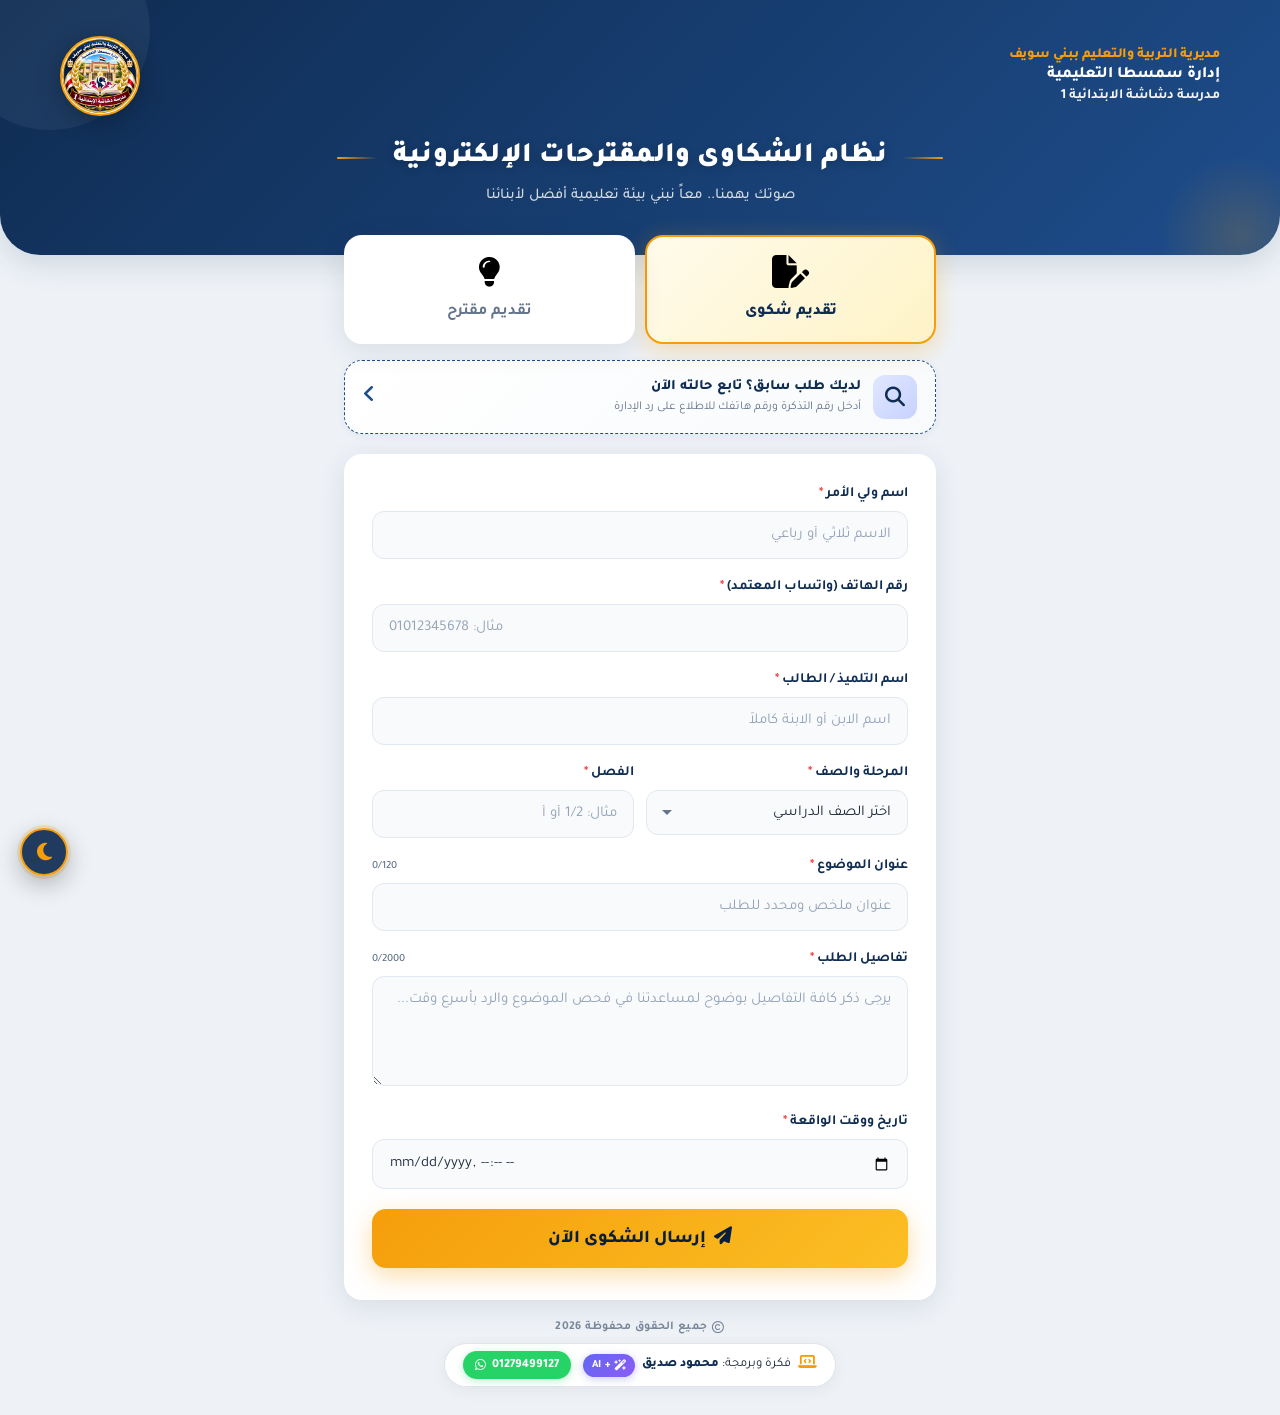
<file: index.html>
<!DOCTYPE html>
<html lang="ar" dir="rtl">
<head>
  <meta charset="UTF-8">
  <meta name="viewport" content="width=device-width, initial-scale=1.0">
  <meta name="description" content="البوابة الإلكترونية الموحدة لتقديم ومتابعة شكاوى ومقترحات أولياء الأمور - مدرسة دشاشة الابتدائية 1 - إدارة سمسطا التعليمية - مديرية التربية والتعليم ببني سويف">
  <meta name="theme-color" content="#0f2c52">
  <title>نظام الشكاوى والمقترحات | مدرسة دشاشة الابتدائية 1</title>

  <!-- PWA Manifest & Favicon -->
  <link rel="manifest" href="manifest.json">
  <link rel="icon" href="data:image/svg+xml,<svg xmlns='http://www.w3.org/2000/svg' viewBox='0 0 100 100'><text y='.9em' font-size='90'>🏫</text></svg>">

  <!-- Google Fonts: Tajawal -->
  <link rel="preconnect" href="https://fonts.googleapis.com">
  <link rel="preconnect" href="https://fonts.gstatic.com" crossorigin>
  <link href="https://fonts.googleapis.com/css2?family=Tajawal:wght@400;500;700;800;900&display=swap" rel="stylesheet">

  <!-- Font Awesome Icons -->
  <link rel="stylesheet" href="https://cdnjs.cloudflare.com/ajax/libs/font-awesome/6.5.1/css/all.min.css">

  <!-- Custom Stylesheet -->
  <link rel="stylesheet" href="css/style.css?v=2.9">
</head>
<body>

  <!-- رابط تخطي إلى المحتوى لسهولة الوصول (Accessibility) -->
  <a href="#complaintForm" class="skip-link">تخطي إلى استمارة التقديم</a>

  <!-- شاشة التحميل الخفيفة (Skeleton Loader) -->
  <div class="skeleton-loading" id="skeletonLoader" aria-hidden="true">
    <div class="skeleton-spinner"></div>
    <div class="skeleton-text">جاري تحميل نظام الشكاوى والمقترحات...</div>
  </div>

  <!-- زر تبديل الوضع الليلي / النهاري العائم الفاخر -->
  <button type="button" class="theme-toggle" id="themeToggle" title="تغيير المظهر نهاري / ليلي" aria-label="تغيير المظهر نهاري / ليلي">
    <i class="fas fa-moon"></i>
  </button>

  <!-- ترويسة الصفحة (Header) -->
  <header class="header">
    <div class="header-top">
      <div class="ministry-info">
        <div class="directorate-line">مديرية التربية والتعليم ببني سويف</div>
        <div class="ministry-line">إدارة سمسطا التعليمية</div>
        <div class="school-line">مدرسة دشاشة الابتدائية 1</div>
      </div>
      
      <!-- شعار مدرسة دشاشة الابتدائية 1 -->
      <div class="school-logo" aria-label="شعار مدرسة دشاشة الابتدائية 1">
        <img src="images/logo.jpg" alt="شعار مدرسة دشاشة الابتدائية 1" width="70" height="70">
      </div>
    </div>

    <div class="main-title-wrap">
      <div class="title-deco" aria-hidden="true"></div>
      <h1 class="main-title">نظام الشكاوى والمقترحات الإلكترونية</h1>
      <div class="title-deco right" aria-hidden="true"></div>
    </div>
    <p class="subtitle">صوتك يهمنا.. معاً نبني بيئة تعليمية أفضل لأبنائنا</p>
  </header>

  <!-- الحاوية الرئيسية (Main Container) -->
  <main class="container">
    <!-- تبديل نوع الطلب (شكوى / مقترح) -->
    <div class="type-toggle" role="tablist" aria-label="نوع الطلب">
      <button type="button" class="type-btn active" data-type="شكوى" onclick="selectType(this)" role="tab" aria-selected="true">
        <span class="icon"><i class="fas fa-file-pen"></i></span>
        <span class="label">تقديم شكوى</span>
      </button>
      <button type="button" class="type-btn" data-type="مقترح" onclick="selectType(this)" role="tab" aria-selected="false">
        <span class="icon"><i class="fas fa-lightbulb"></i></span>
        <span class="label">تقديم مقترح</span>
      </button>
    </div>
    
    <!-- بانر متابعة طلب سابق -->
    <button type="button" class="track-banner" onclick="openTrackModal()" aria-haspopup="dialog">
      <div class="track-icon">
        <i class="fas fa-magnifying-glass"></i>
      </div>
      <div class="track-text">
        <strong>لديك طلب سابق؟ تابع حالته الآن</strong>
        <small>أدخل رقم التذكرة ورقم هاتفك للاطلاع على رد الإدارة</small>
      </div>
      <div class="chev" aria-hidden="true">
        <i class="fas fa-angle-left"></i>
      </div>
    </button>

    <!-- استمارة تقديم الطلب -->
    <form id="complaintForm" class="form-card" onsubmit="submitForm(event)" novalidate>
      <div id="formError" class="form-error-banner" role="alert" aria-live="polite"></div>
      
      <!-- خيار تحديد صفة مقدم المقترح (يظهر عند اختيار مقترح فقط) -->
      <div class="form-group submitter-role-box" id="submitterRoleGroup" style="display: none;">
        <label class="role-group-label">
          <span><i class="fas fa-user-tag"></i> صفتك كمقدم للمقترح: <span class="required" aria-hidden="true">*</span></span>
        </label>
        <div class="role-options" role="radiogroup" aria-label="صفتك كمقدم للمقترح">
          <label class="role-option active" id="roleOptionParent">
            <input type="radio" name="submitterType" value="ولي أمر" checked onchange="handleRoleChange(this.value)">
            <span class="role-icon"><i class="fas fa-user-group"></i></span>
            <span class="role-text">
              <strong>ولي أمر</strong>
              <small>لدي أبناء مسجلون بالمدرسة</small>
            </span>
          </label>
          <label class="role-option" id="roleOptionEnthusiast">
            <input type="radio" name="submitterType" value="مهتم بالتعليم" onchange="handleRoleChange(this.value)">
            <span class="role-icon"><i class="fas fa-graduation-cap"></i></span>
            <span class="role-text">
              <strong>مهتم بالتعليم</strong>
              <small>معلم، متخصص، أو فرد من المجتمع</small>
            </span>
          </label>
        </div>
      </div>

      <!-- اسم ولي الأمر / مقدم المقترح -->
      <div class="form-group">
        <label for="parentName">
          <span id="parentNameLabel">اسم ولي الأمر <span class="required" aria-hidden="true">*</span></span>
        </label>
        <input type="text" id="parentName" name="parentName" required maxlength="60" placeholder="الاسم ثلاثي أو رباعي" autocomplete="name">
      </div>
      
      <!-- رقم الهاتف (واتساب) -->
      <div class="form-group">
        <label for="whatsapp">
          <span>رقم الهاتف (واتساب المعتمد) <span class="required" aria-hidden="true">*</span></span>
        </label>
        <input type="tel" id="whatsapp" name="whatsapp" required placeholder="مثال: 01012345678" pattern="[0-9\s+]{10,18}" inputmode="tel" autocomplete="tel">
      </div>
      
      <!-- قسم بيانات التلميذ والصف (لأولياء الأمور فقط) -->
      <div id="studentFieldsGroup">
        <!-- اسم التلميذ -->
        <div class="form-group">
          <label for="studentName">
            <span>اسم التلميذ / الطالب <span class="required" aria-hidden="true">*</span></span>
          </label>
          <input type="text" id="studentName" name="studentName" required maxlength="60" placeholder="اسم الابن أو الابنة كاملاً">
        </div>
        
        <!-- الصف والفصل -->
        <div class="form-row">
          <div class="form-group">
            <label for="grade">
              <span>المرحلة والصف <span class="required" aria-hidden="true">*</span></span>
            </label>
            <select id="grade" name="grade" required>
              <option value="">اختر الصف الدراسي</option>
              <optgroup label="المرحلة الابتدائية">
                <option>الأول الابتدائي</option>
                <option>الثاني الابتدائي</option>
                <option>الثالث الابتدائي</option>
                <option>الرابع الابتدائي</option>
                <option>الخامس الابتدائي</option>
                <option>السادس الابتدائي</option>
              </optgroup>
              <optgroup label="المرحلة الإعدادية">
                <option>الأول الإعدادي</option>
                <option>الثاني الإعدادي</option>
                <option>الثالث الإعدادي</option>
              </optgroup>
              <optgroup label="المرحلة الثانوية">
                <option>الأول الثانوي</option>
                <option>الثاني الثانوي</option>
                <option>الثالث الثانوي</option>
              </optgroup>
            </select>
          </div>
          
          <div class="form-group">
            <label for="className">
              <span>الفصل <span class="required" aria-hidden="true">*</span></span>
            </label>
            <input type="text" id="className" name="className" required maxlength="10" placeholder="مثال: 1/2 أو أ">
          </div>
        </div>
      </div>

      <!-- قسم بيانات المهتمين بالتعليم (يظهر فقط لمن ليس لديهم أبناء) -->
      <div id="enthusiastFieldsGroup" style="display: none;">
        <!-- الرقم القومي -->
        <div class="form-group">
          <label for="nationalId">
            <span>الرقم القومي المصري (14 رقماً) <span class="required" aria-hidden="true">*</span></span>
          </label>
          <input 
            type="text" 
            id="nationalId" 
            name="nationalId" 
            maxlength="14" 
            inputmode="numeric" 
            placeholder="أدخل الـ 14 رقماً للرقم القومي كاملاً" 
            autocomplete="off"
            oninput="this.value = this.value.replace(/\D/g, '').slice(0, 14)">
          <small class="field-hint"><i class="fas fa-id-card"></i> يشترط إدخال 14 رقماً قومياً مصرياً صحيحاً للتحقق من هوية مقدم المقترح</small>
        </div>

        <!-- الوظيفة الحالية -->
        <div class="form-group">
          <label for="jobTitle">
            <span>الوظيفة الحالية / جهة العمل <span class="required" aria-hidden="true">*</span></span>
          </label>
          <input 
            type="text" 
            id="jobTitle" 
            name="jobTitle" 
            maxlength="80" 
            placeholder="مثال: معلم، مهندس، موظف، أستاذ جامعي، باحث، عمل حر...">
        </div>
      </div>
      
      <!-- موضوع الشكوى / المقترح -->
      <div class="form-group">
        <label for="subject">
          <span>عنوان الموضوع <span class="required" aria-hidden="true">*</span></span>
          <span class="char-count" data-for="subject">0/120</span>
        </label>
        <input type="text" id="subject" name="subject" required maxlength="120" placeholder="عنوان ملخص ومحدد للطلب">
      </div>
      
      <!-- تفاصيل الموضوع -->
      <div class="form-group">
        <label for="details">
          <span>تفاصيل الطلب <span class="required" aria-hidden="true">*</span></span>
          <span class="char-count" data-for="details">0/2000</span>
        </label>
        <textarea id="details" name="details" required maxlength="2000" placeholder="يرجى ذكر كافة التفاصيل بوضوح لمساعدتنا في فحص الموضوع والرد بأسرع وقت..."></textarea>
      </div>
      
      <!-- تاريخ الواقعة (للشكاوى فقط) -->
      <div class="form-group show" id="incidentGroup">
        <label for="incidentDate">
          <span>تاريخ ووقت الواقعة <span class="required" aria-hidden="true">*</span></span>
        </label>
        <input type="datetime-local" id="incidentDate" name="incidentDate" required>
      </div>
      
      <!-- زر الإرسال -->
      <button type="submit" class="submit-btn" id="submitBtn">
        <span><i class="fas fa-paper-plane"></i></span>
        <span id="submitBtnText">إرسال الشكوى الآن</span>
      </button>
    </form>
  </main>

  <!-- نافذة تأكيد الإرسال والنجاح (Success Modal) -->
  <div class="overlay" id="successOverlay" role="dialog" aria-modal="true" aria-labelledby="successTitle">
    <div class="card-modal">
      <div class="success-icon" aria-hidden="true">
        <i class="fas fa-circle-check"></i>
      </div>
      <h2 id="successTitle">تم استلام طلبك بنجاح!</h2>
      <p class="success-msg">
        شكراً لتواصلك وحرصك على المصلحة العامة.<br>
        تم قيد <span id="successType">شكواك</span> وسيقوم الفريق المختص بدراستها.
      </p>
      
      <div class="ticket-box">
        <div class="ticket-label">🎫 رقم تذكرة المتابعة الرسمية</div>
        <div class="ticket-number" id="ticketNumberDisplay">-</div>
        <div class="ticket-actions">
          <button type="button" class="btn-sm" onclick="copyTicket(this)" aria-label="نسخ رقم التذكرة">
            <i class="fas fa-copy"></i> نسخ الرقم
          </button>
          <button type="button" class="btn-sm secondary" onclick="printTicket()" aria-label="طباعة التذكرة">
            <i class="fas fa-print"></i> طباعة التذكرة
          </button>
        </div>
        <div class="ticket-hint">يرجى حفظ هذا الرقم للاستعلام عن حالة الطلب ورد الإدارة</div>
      </div>
      
      <button type="button" class="btn-primary" onclick="closeSuccess()">إغلاق ومتابعة</button>
    </div>
  </div>

  <!-- نافذة متابعة الطلب (Track Modal) -->
  <div class="modal-overlay" id="trackModal" role="dialog" aria-modal="true" aria-labelledby="trackTitle" onclick="if(event.target===this) closeTrackModal()">
    <div class="modal-card">
      <button type="button" class="modal-close" onclick="closeTrackModal()" aria-label="إغلاق النافذة">
        <i class="fas fa-xmark"></i>
      </button>
      <h2 id="trackTitle"><i class="fas fa-magnifying-glass"></i> الاستعلام عن حالة الطلب</h2>
      <p class="modal-sub">أدخل رقم التذكرة المستلم ورقم الهاتف المسجل لعرض تفاصيل الرد</p>
      
      <div class="form-group">
        <input type="text" class="track-input" id="trackTicketInput" placeholder="رقم التذكرة: SMT-2026-0001" autocomplete="off" style="text-transform:uppercase">
      </div>
      <div class="form-group">
        <input type="tel" class="track-input" id="trackPhoneInput" placeholder="رقم الهاتف المسجل (واتساب)" inputmode="tel" autocomplete="tel">
      </div>
      
      <button type="button" class="track-submit" id="trackBtn" onclick="trackTicket()">
        <i class="fas fa-search"></i> عرض حالة الطلب
      </button>
      
      <div class="track-result" id="trackResult" aria-live="polite"></div>
    </div>
  </div>

  <!-- تذييل الصفحة المميّز (Footer) -->
  <footer class="site-footer">
    <div class="footer-content">
      <div class="footer-rights">
        <i class="far fa-copyright"></i> <span>جميع الحقوق محفوظة 2026</span>
      </div>
      
      <div class="footer-credits">
        <div class="dev-badge">
          <span class="dev-icon"><i class="fas fa-laptop-code"></i></span>
          <span class="dev-text">فكرة وبرمجة: <strong>محمود صديق</strong></span>
          <span class="ai-tag"><i class="fas fa-wand-magic-sparkles"></i> + AI</span>
        </div>

        <a href="https://wa.me/201279499127" target="_blank" rel="noopener noreferrer" class="dev-wa-link" title="تواصل عبر واتساب">
          <i class="fab fa-whatsapp"></i>
          <span>01279499127</span>
        </a>
      </div>
    </div>
  </footer>

  <!-- ملف المنطق البرمجي الرئيسي -->
  <script src="js/app.js?v=2.5"></script>
</body>
</html>
</file>
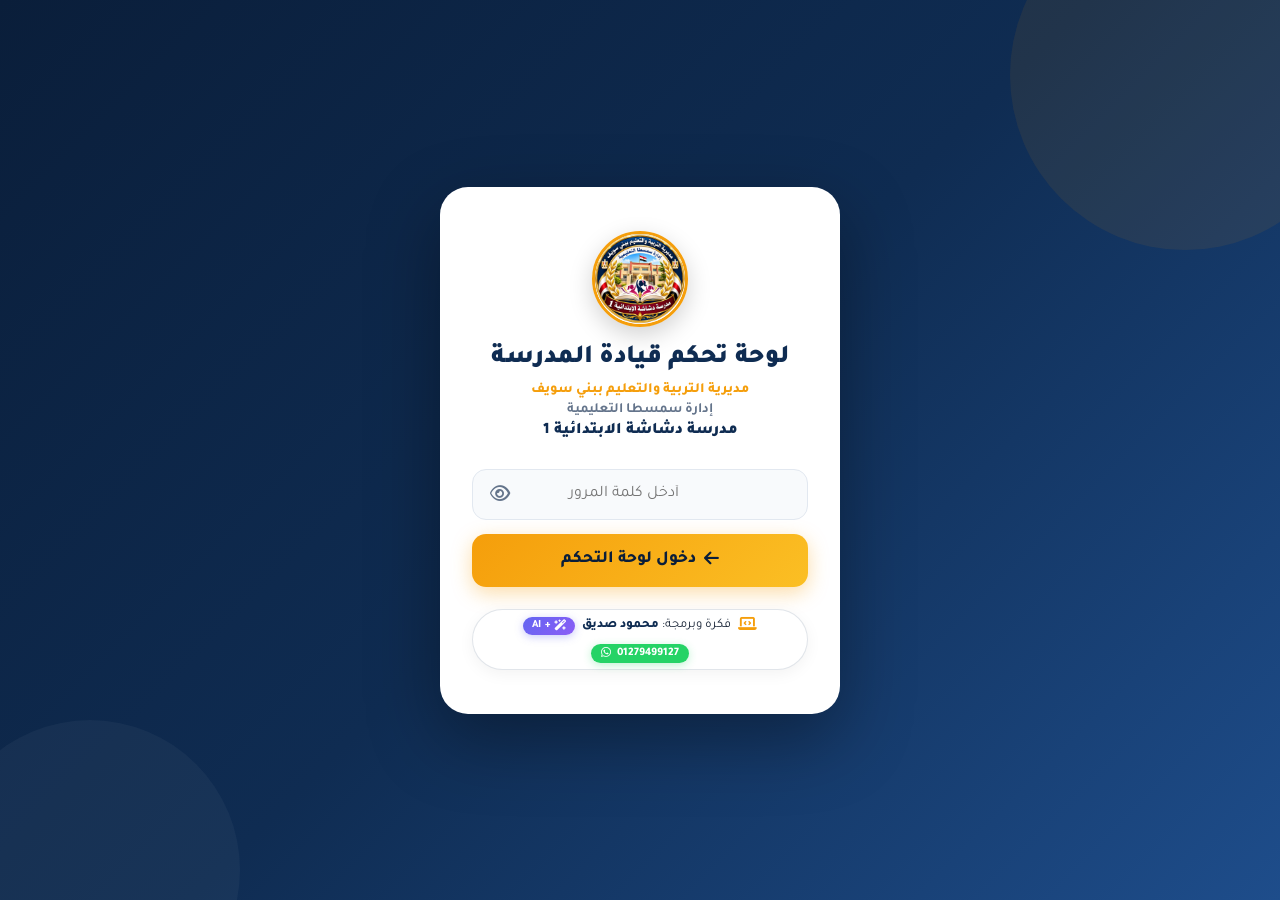
<file: admin.html>
<!DOCTYPE html>
<html lang="ar" dir="rtl">
<head>
  <meta charset="UTF-8">
  <meta name="viewport" content="width=device-width, initial-scale=1.0">
  <meta name="theme-color" content="#0f2c52">
  <title>لوحة تحكم قيادة المدرسة | نظام الشكاوى والمقترحات</title>

  <!-- Favicon -->
  <link rel="icon" href="data:image/svg+xml,<svg xmlns='http://www.w3.org/2000/svg' viewBox='0 0 100 100'><text y='.9em' font-size='90'>📊</text></svg>">

  <!-- Google Fonts: Tajawal -->
  <link rel="preconnect" href="https://fonts.googleapis.com">
  <link rel="preconnect" href="https://fonts.gstatic.com" crossorigin>
  <link href="https://fonts.googleapis.com/css2?family=Tajawal:wght@400;500;700;800;900&display=swap" rel="stylesheet">

  <!-- Font Awesome Icons -->
  <link rel="stylesheet" href="https://cdnjs.cloudflare.com/ajax/libs/font-awesome/6.5.1/css/all.min.css">

  <!-- Dashboard Stylesheet -->
  <link rel="stylesheet" href="css/dashboard.css?v=2.8">
</head>
<body>

  <!-- شاشة تسجيل الدخول الآمنة للإدارة -->
  <section class="login-screen" id="loginScreen" aria-labelledby="loginTitle">
    <div class="login-card">
      <div class="login-brand">
        <img src="images/logo.jpg" alt="شعار مدرسة دشاشة الابتدائية 1" class="login-school-logo">
        <h2 id="loginTitle">لوحة تحكم قيادة المدرسة</h2>
        <div class="login-hierarchy">
          <div class="login-hier-directorate">مديرية التربية والتعليم ببني سويف</div>
          <div class="login-hier-admin">إدارة سمسطا التعليمية</div>
          <div class="login-hier-school">مدرسة دشاشة الابتدائية 1</div>
        </div>
      </div>
      
      <div class="login-error" id="loginError" role="alert" aria-live="polite"></div>
      
      <div class="login-form-group">
        <input 
          type="password" 
          id="passwordInput" 
          placeholder="أدخل كلمة المرور" 
          autocomplete="current-password" 
          onkeydown="if(event.key==='Enter') login()"
          aria-label="كلمة المرور">
        <button type="button" class="toggle-pwd" id="togglePwdBtn" onclick="togglePasswordVisibility()" aria-label="إظهار أو إخفاء كلمة المرور" title="إظهار أو إخفاء كلمة المرور">
          <i class="far fa-eye" id="togglePwdIcon"></i>
        </button>
      </div>
      
      <button type="button" class="login-btn" id="loginBtn" onclick="login()">
        <span><i class="fas fa-arrow-left"></i></span>
        <span>دخول لوحة التحكم</span>
      </button>

      <div class="footer-credits" style="margin-top:22px; font-size:12px; padding:6px 14px;">
        <div class="dev-badge">
          <span class="dev-icon"><i class="fas fa-laptop-code"></i></span>
          <span class="dev-text">فكرة وبرمجة: <strong>محمود صديق</strong></span>
          <span class="ai-tag"><i class="fas fa-wand-magic-sparkles"></i> + AI</span>
        </div>

        <a href="https://wa.me/201279499127" target="_blank" rel="noopener noreferrer" class="dev-wa-link" title="تواصل عبر واتساب" style="font-size:11.5px; padding:3px 10px;">
          <i class="fab fa-whatsapp"></i>
          <span>01279499127</span>
        </a>
      </div>
    </div>
  </section>

  <!-- لوحة التحكم الرئيسية (تظهر بعد الدخول بنجاح) -->
  <div class="dashboard" id="dashboard">
    
    <!-- الترويسة العليا -->
    <header class="dash-header">
      <div class="head-row">
        <div style="display:flex; align-items:center; gap:14px;">
          <img src="images/logo.jpg" alt="شعار مدرسة دشاشة الابتدائية 1" style="width:58px; height:58px; border-radius:50%; object-fit:cover; border:2.5px solid var(--accent); box-shadow:0 4px 14px rgba(0,0,0,0.25); flex-shrink:0;">
          <div>
            <h1><i class="fas fa-chart-line"></i> لوحة تحكم قيادة المدرسة</h1>
            <p>مديرية التربية والتعليم ببني سويف &bull; إدارة سمسطا التعليمية &bull; مدرسة دشاشة الابتدائية 1</p>
          </div>
        </div>
        
        <div style="display:flex; align-items:center; gap:10px;">
          <!-- زر الوضع الليلي -->
          <button type="button" class="logout-btn" id="themeToggle" title="تغيير المظهر" aria-label="تغيير المظهر" style="padding:8px 12px;">
            <i class="fas fa-moon"></i>
          </button>
          
          <button type="button" class="logout-btn" onclick="logout()">
            <i class="fas fa-arrow-right-from-bracket"></i> خروج
          </button>
        </div>
      </div>
    </header>
    
    <!-- قسم الإحصائيات السريعة -->
    <main class="stats-container">
      <div class="stats-grid">
        <div class="stat-card">
          <div class="num" id="totalCount">0</div>
          <div class="lbl"><i class="fas fa-inbox"></i> إجمالي الطلبات</div>
        </div>
        <div class="stat-card new">
          <div class="num" id="newCount">0</div>
          <div class="lbl"><i class="fas fa-bell"></i> طلبات جديدة</div>
        </div>
        <div class="stat-card replied">
          <div class="num" id="repliedCount">0</div>
          <div class="lbl"><i class="fas fa-circle-check"></i> تم الرد عليها</div>
        </div>
      </div>
      
      <!-- بطاقة الرسوم البيانية للتوزيع -->
      <div class="chart-card">
        <div class="chart-title">
          <span><i class="fas fa-chart-pie"></i> توزيع الطلبات حسب النوع</span>
          <span style="font-size:12px; font-weight:600; color:var(--text-muted);">
            نسبة الإنجاز والرد: <strong id="replyRate" style="color:var(--success);">0%</strong>
          </span>
        </div>
        
        <div class="chart-row">
          <span class="chart-label"><i class="fas fa-file-lines" style="color:var(--accent);"></i> شكاوى</span>
          <div class="chart-bar" role="progressbar" aria-label="نسبة الشكاوى">
            <div class="chart-fill complaint" id="chartComplaint" style="width:0%"></div>
          </div>
          <span class="chart-value" id="valComplaint">0</span>
        </div>
        
        <div class="chart-row">
          <span class="chart-label"><i class="fas fa-lightbulb" style="color:#3b82f6;"></i> مقترحات</span>
          <div class="chart-bar" role="progressbar" aria-label="نسبة المقترحات">
            <div class="chart-fill suggestion" id="chartSuggestion" style="width:0%"></div>
          </div>
          <span class="chart-value" id="valSuggestion">0</span>
        </div>
      </div>
    </main>
    
    <!-- شريط الأدوات (البحث والتصدير والتحديث) -->
    <section class="tools-bar">
      <input 
        type="search" 
        class="search-input" 
        id="searchInput" 
        placeholder="ابحث برقم التذكرة، الاسم، الهاتف، موضوع الطلب أو الصف..." 
        aria-label="البحث في الطلبات"
        oninput="applyFilters()">
      
      <button type="button" class="export-btn" onclick="exportCSV()" title="تصدير جدول البيانات لملف Excel">
        <i class="fas fa-file-excel"></i> تصدير Excel (CSV)
      </button>
      
      <button type="button" class="refresh-btn" id="refreshBtn" onclick="refreshData()" title="جلب آخر التحديثات من الخادم">
        <i class="fas fa-arrows-rotate"></i> تحديث
      </button>
    </section>
    
    <!-- شريط فلاتر التصنيف -->
    <nav class="filter-bar" aria-label="تصنيفات العرض">
      <button type="button" class="filter-btn active" data-filter="all" onclick="filterList(this)">الكل</button>
      <button type="button" class="filter-btn" data-filter="جديد" onclick="filterList(this)">
        <i class="fas fa-bell"></i> الجديد فقط
      </button>
      <button type="button" class="filter-btn" data-filter="تم الرد" onclick="filterList(this)">
        <i class="fas fa-check"></i> تم الرد
      </button>
      <button type="button" class="filter-btn" data-filter="شكوى" onclick="filterList(this)">
        <i class="fas fa-file-lines"></i> شكاوى
      </button>
      <button type="button" class="filter-btn" data-filter="مقترح" onclick="filterList(this)">
        <i class="fas fa-lightbulb"></i> مقترحات
      </button>
    </nav>
    
    <!-- قائمة بطاقات الطلبات -->
    <section class="complaints-list" id="complaintsList" aria-live="polite">
      <div class="loading-dots">
        <span></span><span></span><span></span>
      </div>
    </section>
    
    <!-- أزرار التنقل بين الصفحات -->
    <nav class="pagination" id="pagination" aria-label="صفحات الطلبات"></nav>

    <!-- تذييل لوحة التحكم -->
    <footer class="site-footer">
      <div class="footer-content">
        <div class="footer-rights">
          <i class="far fa-copyright"></i> <span>جميع الحقوق محفوظة 2026</span>
        </div>
        
        <div class="footer-credits">
          <div class="dev-badge">
            <span class="dev-icon"><i class="fas fa-laptop-code"></i></span>
            <span class="dev-text">فكرة وبرمجة: <strong>محمود صديق</strong></span>
            <span class="ai-tag"><i class="fas fa-wand-magic-sparkles"></i> + AI</span>
          </div>

          <a href="https://wa.me/201279499127" target="_blank" rel="noopener noreferrer" class="dev-wa-link" title="تواصل عبر واتساب">
            <i class="fab fa-whatsapp"></i>
            <span>01279499127</span>
          </a>
        </div>
      </div>
    </footer>
  </div>

  <!-- عنصر التنبيهات المنبثقة (Toast) -->
  <div class="toast" id="toast" role="alert" aria-live="polite"></div>

  <!-- سكريبت لوحة التحكم -->
  <script src="js/dashboard.js?v=2.5"></script>
</body>
</html>
</file>
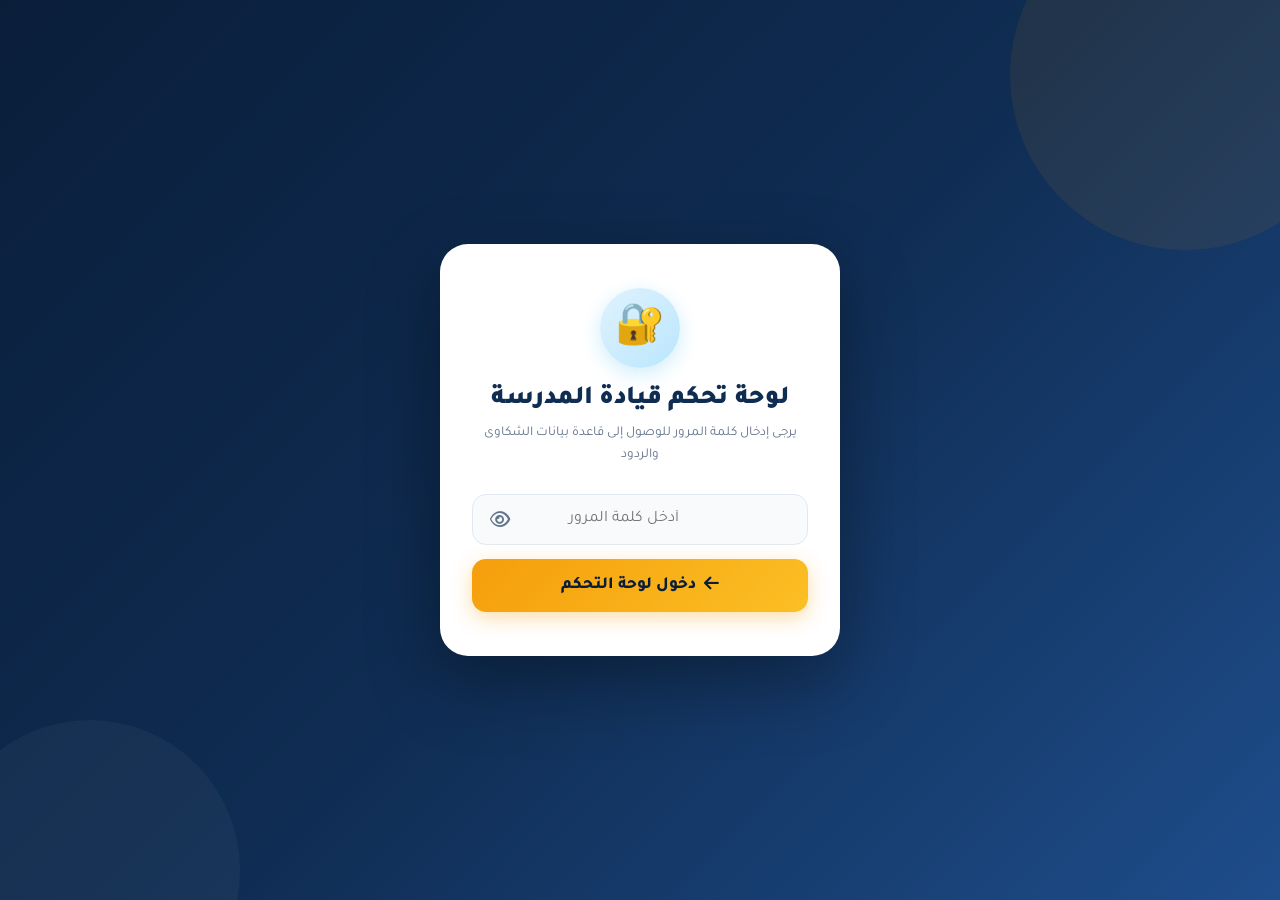
<file: udaragg.html>
<!DOCTYPE html>
<html lang="ar" dir="rtl">
<head>
  <meta charset="UTF-8">
  <meta name="viewport" content="width=device-width, initial-scale=1.0">
  <meta name="theme-color" content="#0f2c52">
  <title>لوحة تحكم قيادة المدرسة | نظام الشكاوى والمقترحات</title>

  <!-- Favicon -->
  <link rel="icon" href="data:image/svg+xml,<svg xmlns='http://www.w3.org/2000/svg' viewBox='0 0 100 100'><text y='.9em' font-size='90'>📊</text></svg>">

  <!-- Google Fonts: Tajawal -->
  <link rel="preconnect" href="https://fonts.googleapis.com">
  <link rel="preconnect" href="https://fonts.gstatic.com" crossorigin>
  <link href="https://fonts.googleapis.com/css2?family=Tajawal:wght@400;500;700;800;900&display=swap" rel="stylesheet">

  <!-- Font Awesome Icons -->
  <link rel="stylesheet" href="https://cdnjs.cloudflare.com/ajax/libs/font-awesome/6.5.1/css/all.min.css">

  <!-- Dashboard Stylesheet -->
  <link rel="stylesheet" href="css/dashboard.css">
</head>
<body>

  <!-- شاشة تسجيل الدخول الآمنة للإدارة -->
  <section class="login-screen" id="loginScreen" aria-labelledby="loginTitle">
    <div class="login-card">
      <div class="login-brand">
        <div class="login-icon" aria-hidden="true">🔐</div>
        <h2 id="loginTitle">لوحة تحكم قيادة المدرسة</h2>
        <p class="login-sub">يرجى إدخال كلمة المرور للوصول إلى قاعدة بيانات الشكاوى والردود</p>
      </div>
      
      <div class="login-error" id="loginError" role="alert" aria-live="polite"></div>
      
      <div class="login-form-group">
        <input 
          type="password" 
          id="passwordInput" 
          placeholder="أدخل كلمة المرور" 
          autocomplete="current-password" 
          onkeydown="if(event.key==='Enter') login()"
          aria-label="كلمة المرور">
        <button type="button" class="toggle-pwd" id="togglePwdBtn" onclick="togglePasswordVisibility()" aria-label="إظهار أو إخفاء كلمة المرور" title="إظهار أو إخفاء كلمة المرور">
          <i class="far fa-eye" id="togglePwdIcon"></i>
        </button>
      </div>
      
      <button type="button" class="login-btn" id="loginBtn" onclick="login()">
        <span><i class="fas fa-arrow-left"></i></span>
        <span>دخول لوحة التحكم</span>
      </button>
    </div>
  </section>

  <!-- لوحة التحكم الرئيسية (تظهر بعد الدخول بنجاح) -->
  <div class="dashboard" id="dashboard">
    
    <!-- الترويسة العليا -->
    <header class="dash-header">
      <div class="head-row">
        <div>
          <h1><i class="fas fa-chart-line"></i> لوحة تحكم قيادة المدرسة</h1>
          <p>إدارة سمسطا التعليمية &bull; فحص الشكاوى والمقترحات والرد الفوري عبر واتساب</p>
        </div>
        
        <div style="display:flex; align-items:center; gap:10px;">
          <!-- زر الوضع الليلي -->
          <button type="button" class="logout-btn" id="themeToggle" title="تغيير المظهر" aria-label="تغيير المظهر" style="padding:8px 12px;">
            <i class="fas fa-moon"></i>
          </button>
          
          <button type="button" class="logout-btn" onclick="logout()">
            <i class="fas fa-arrow-right-from-bracket"></i> خروج
          </button>
        </div>
      </div>
    </header>
    
    <!-- قسم الإحصائيات السريعة -->
    <main class="stats-container">
      <div class="stats-grid">
        <div class="stat-card">
          <div class="num" id="totalCount">0</div>
          <div class="lbl"><i class="fas fa-inbox"></i> إجمالي الطلبات</div>
        </div>
        <div class="stat-card new">
          <div class="num" id="newCount">0</div>
          <div class="lbl"><i class="fas fa-bell"></i> طلبات جديدة</div>
        </div>
        <div class="stat-card replied">
          <div class="num" id="repliedCount">0</div>
          <div class="lbl"><i class="fas fa-circle-check"></i> تم الرد عليها</div>
        </div>
      </div>
      
      <!-- بطاقة الرسوم البيانية للتوزيع -->
      <div class="chart-card">
        <div class="chart-title">
          <span><i class="fas fa-chart-pie"></i> توزيع الطلبات حسب النوع</span>
          <span style="font-size:12px; font-weight:600; color:var(--text-muted);">
            نسبة الإنجاز والرد: <strong id="replyRate" style="color:var(--success);">0%</strong>
          </span>
        </div>
        
        <div class="chart-row">
          <span class="chart-label"><i class="fas fa-file-lines" style="color:var(--accent);"></i> شكاوى</span>
          <div class="chart-bar" role="progressbar" aria-label="نسبة الشكاوى">
            <div class="chart-fill complaint" id="chartComplaint" style="width:0%"></div>
          </div>
          <span class="chart-value" id="valComplaint">0</span>
        </div>
        
        <div class="chart-row">
          <span class="chart-label"><i class="fas fa-lightbulb" style="color:#3b82f6;"></i> مقترحات</span>
          <div class="chart-bar" role="progressbar" aria-label="نسبة المقترحات">
            <div class="chart-fill suggestion" id="chartSuggestion" style="width:0%"></div>
          </div>
          <span class="chart-value" id="valSuggestion">0</span>
        </div>
      </div>
    </main>
    
    <!-- شريط الأدوات (البحث والتصدير والتحديث) -->
    <section class="tools-bar">
      <input 
        type="search" 
        class="search-input" 
        id="searchInput" 
        placeholder="ابحث برقم التذكرة، الاسم، الهاتف، موضوع الطلب أو الصف..." 
        aria-label="البحث في الطلبات"
        oninput="applyFilters()">
      
      <button type="button" class="export-btn" onclick="exportCSV()" title="تصدير جدول البيانات لملف Excel">
        <i class="fas fa-file-excel"></i> تصدير Excel (CSV)
      </button>
      
      <button type="button" class="refresh-btn" id="refreshBtn" onclick="refreshData()" title="جلب آخر التحديثات من الخادم">
        <i class="fas fa-arrows-rotate"></i> تحديث
      </button>
    </section>
    
    <!-- شريط فلاتر التصنيف -->
    <nav class="filter-bar" aria-label="تصنيفات العرض">
      <button type="button" class="filter-btn active" data-filter="all" onclick="filterList(this)">الكل</button>
      <button type="button" class="filter-btn" data-filter="جديد" onclick="filterList(this)">
        <i class="fas fa-bell"></i> الجديد فقط
      </button>
      <button type="button" class="filter-btn" data-filter="تم الرد" onclick="filterList(this)">
        <i class="fas fa-check"></i> تم الرد
      </button>
      <button type="button" class="filter-btn" data-filter="شكوى" onclick="filterList(this)">
        <i class="fas fa-file-lines"></i> شكاوى
      </button>
      <button type="button" class="filter-btn" data-filter="مقترح" onclick="filterList(this)">
        <i class="fas fa-lightbulb"></i> مقترحات
      </button>
    </nav>
    
    <!-- قائمة بطاقات الطلبات -->
    <section class="complaints-list" id="complaintsList" aria-live="polite">
      <div class="loading-dots">
        <span></span><span></span><span></span>
      </div>
    </section>
    
    <!-- أزرار التنقل بين الصفحات -->
    <nav class="pagination" id="pagination" aria-label="صفحات الطلبات"></nav>

    <!-- تذييل لوحة التحكم -->
    <footer style="text-align:center; padding:30px 16px; color:var(--text-muted); font-size:12.5px;">
      <p>نظام الشكاوى والمقترحات &bull; إدارة سمسطا التعليمية &bull; الإصدار الاحترافي 2.0</p>
    </footer>
  </div>

  <!-- عنصر التنبيهات المنبثقة (Toast) -->
  <div class="toast" id="toast" role="alert" aria-live="polite"></div>

  <!-- سكريبت لوحة التحكم -->
  <script src="js/dashboard.js"></script>
</body>
</html>
</file>
<file: css/style.css>
/* ============================================
   نظام الشكاوى والمقترحات الإلكترونية
   ملف الأنماط الرئيسي
   ============================================ */

/* --- متغيرات التصميم (الوضع الفاتح) --- */
:root {
  --primary: #0f2c52;
  --primary-light: #1e4d8b;
  --primary-dark: #091e3a;
  --accent: #f59e0b;
  --accent-light: #fbbf24;
  --accent-dark: #d97706;
  --success: #10b981;
  --success-light: #d1fae5;
  --danger: #ef4444;
  --danger-light: #fef2f2;
  --info: #0284c7;
  --info-light: #e0f2fe;
  --bg: #eef2f7;
  --bg-alt: #e2e8f0;
  --card: #ffffff;
  --card-hover: #f8fafc;
  --text: #1e293b;
  --text-muted: #64748b;
  --text-light: #94a3b8;
  --border: #e2e8f0;
  --border-focus: var(--accent);
  --input-bg: #f8fafc;
  --radius: 18px;
  --radius-sm: 12px;
  --radius-xs: 8px;
  --shadow: 0 6px 28px rgba(15, 44, 82, 0.10);
  --shadow-sm: 0 2px 8px rgba(15, 44, 82, 0.06);
  --shadow-lg: 0 12px 40px rgba(15, 44, 82, 0.15);
  --shadow-accent: 0 8px 24px rgba(245, 158, 11, 0.35);
  --transition: 0.3s cubic-bezier(0.4, 0, 0.2, 1);
  --transition-fast: 0.15s ease;
  --font: 'Tajawal', sans-serif;
  --header-height: auto;
  --toast-bg: var(--primary);
  --toast-color: #fff;
}

/* --- متغيرات الوضع الداكن --- */
[data-theme="dark"] {
  --primary: #60a5fa;
  --primary-light: #93c5fd;
  --primary-dark: #3b82f6;
  --accent: #fbbf24;
  --accent-light: #fcd34d;
  --accent-dark: #f59e0b;
  --bg: #0f172a;
  --bg-alt: #1e293b;
  --card: #1e293b;
  --card-hover: #334155;
  --text: #e2e8f0;
  --text-muted: #94a3b8;
  --text-light: #64748b;
  --border: #334155;
  --input-bg: #0f172a;
  --shadow: 0 6px 28px rgba(0, 0, 0, 0.3);
  --shadow-sm: 0 2px 8px rgba(0, 0, 0, 0.2);
  --shadow-lg: 0 12px 40px rgba(0, 0, 0, 0.4);
  --toast-bg: #334155;
  --toast-color: #e2e8f0;
}

/* --- إعادة تعيين عامة --- */
*,
*::before,
*::after {
  margin: 0;
  padding: 0;
  box-sizing: border-box;
}

html {
  scroll-behavior: smooth;
  font-size: 16px;
}

body {
  font-family: var(--font);
  background: var(--bg);
  color: var(--text);
  min-height: 100vh;
  -webkit-tap-highlight-color: transparent;
  -webkit-font-smoothing: antialiased;
  -moz-osx-font-smoothing: grayscale;
  transition: background var(--transition), color var(--transition);
  overflow-x: hidden;
}

/* --- رابط تخطي المحتوى (إتاحة) --- */
.skip-link {
  position: absolute;
  top: -100%;
  right: 0;
  background: var(--accent);
  color: var(--primary-dark);
  padding: 12px 24px;
  border-radius: 0 0 0 var(--radius-sm);
  font-weight: 800;
  font-size: 14px;
  z-index: 10000;
  transition: top var(--transition);
  text-decoration: none;
}

.skip-link:focus {
  top: 0;
}

/* --- تحسينات التركيز (إتاحة) --- */
:focus-visible {
  outline: 3px solid var(--accent);
  outline-offset: 2px;
}

/* ============================================
   التحميل الأولي (Skeleton)
   ============================================ */
.skeleton-loading {
  position: fixed;
  inset: 0;
  background: var(--bg);
  z-index: 99999;
  display: flex;
  flex-direction: column;
  align-items: center;
  justify-content: center;
  gap: 20px;
  transition: opacity 0.5s ease, visibility 0.5s ease;
}

.skeleton-loading.hidden {
  opacity: 0;
  visibility: hidden;
  pointer-events: none;
}

.skeleton-spinner {
  width: 50px;
  height: 50px;
  border: 4px solid var(--border);
  border-top-color: var(--accent);
  border-radius: 50%;
  animation: spin 0.8s linear infinite;
}

.skeleton-text {
  font-family: var(--font);
  font-size: 16px;
  font-weight: 700;
  color: var(--text-muted);
  animation: pulse 1.5s ease infinite;
}

@keyframes pulse {
  0%, 100% { opacity: 1; }
  50% { opacity: 0.5; }
}

/* ============================================
   الترويسة (Header)
   ============================================ */
.header {
  background: linear-gradient(135deg, #0f2c52, #1e4d8b);
  color: #fff;
  padding: 22px 20px 36px;
  position: relative;
  overflow: hidden;
  border-radius: 0 0 32px 32px;
  box-shadow: 0 8px 30px rgba(15, 44, 82, 0.15);
}

[data-theme="dark"] .header {
  background: linear-gradient(135deg, #1e293b, #334155);
}

.header::before,
.header::after {
  content: '';
  position: absolute;
  border-radius: 50%;
  pointer-events: none;
}

.header::before {
  top: -70px;
  left: -50px;
  width: 200px;
  height: 200px;
  background: rgba(255, 255, 255, 0.05);
}

.header::after {
  bottom: -60px;
  right: -40px;
  width: 160px;
  height: 160px;
  background: radial-gradient(circle, rgba(245, 158, 11, 0.18), transparent 70%);
}

.header-top {
  display: flex;
  align-items: center;
  justify-content: space-between;
  gap: 12px;
  margin-bottom: 22px;
  position: relative;
  z-index: 1;
}

.ministry-info {
  text-align: right;
  flex: 1;
  min-width: 0;
}

.directorate-line {
  font-size: clamp(11.5px, 3.2vw, 13.5px);
  font-weight: 800;
  color: var(--accent);
  margin-bottom: 2px;
  letter-spacing: -0.2px;
  white-space: nowrap;
}

.ministry-line {
  font-size: clamp(13.5px, 3.7vw, 15px);
  font-weight: 800;
  margin-bottom: 3px;
  color: #fff;
  white-space: nowrap;
}

.school-line {
  font-size: clamp(12px, 3.4vw, 13.5px);
  font-weight: 700;
  color: rgba(255, 255, 255, 0.95);
  white-space: nowrap;
}

.school-logo {
  width: 68px;
  height: 68px;
  border-radius: 50%;
  background: #fff;
  display: flex;
  align-items: center;
  justify-content: center;
  box-shadow: 0 6px 24px rgba(0, 0, 0, 0.28);
  border: 2.5px solid var(--accent);
  overflow: hidden;
  flex-shrink: 0;
}

.school-logo img {
  width: 100%;
  height: 100%;
  object-fit: cover;
  border-radius: 50%;
  display: block;
}

/* --- زر تبديل الوضع الليلي / النهاري العائم الفاخر (Floating Theme Toggle) --- */
.theme-toggle {
  position: fixed;
  bottom: 24px;
  left: 20px;
  width: 48px;
  height: 48px;
  border-radius: 50%;
  border: 2px solid var(--accent);
  background: rgba(15, 44, 82, 0.92);
  color: var(--accent);
  font-size: 20px;
  cursor: pointer;
  display: flex;
  align-items: center;
  justify-content: center;
  box-shadow: 0 8px 24px rgba(0, 0, 0, 0.28), 0 0 0 3px rgba(245, 158, 11, 0.2);
  backdrop-filter: blur(10px);
  -webkit-backdrop-filter: blur(10px);
  z-index: 999;
  transition: transform 0.3s cubic-bezier(0.4, 0, 0.2, 1), background 0.3s ease, color 0.3s ease, box-shadow 0.3s ease;
}

.theme-toggle:hover {
  transform: scale(1.1) rotate(15deg);
  box-shadow: 0 10px 28px rgba(0, 0, 0, 0.35), 0 0 0 5px rgba(245, 158, 11, 0.3);
}

.theme-toggle:active {
  transform: scale(0.92);
}

.theme-toggle i {
  transition: transform 0.3s ease;
}

[data-theme="dark"] .theme-toggle {
  background: rgba(30, 41, 59, 0.94);
  color: #fcd34d;
  border-color: #fcd34d;
  box-shadow: 0 8px 25px rgba(0, 0, 0, 0.5), 0 0 0 3px rgba(252, 211, 77, 0.25);
}

.main-title-wrap {
  display: flex;
  align-items: center;
  justify-content: center;
  gap: 12px;
  margin-bottom: 10px;
  position: relative;
  z-index: 1;
}

.title-deco {
  flex: 1;
  max-width: 40px;
  height: 2px;
  background: linear-gradient(to right, transparent, var(--accent));
  border-radius: 2px;
}

.title-deco.right {
  background: linear-gradient(to left, transparent, var(--accent));
}

.main-title {
  font-size: 20px;
  font-weight: 900;
  text-align: center;
  color: #fff;
  line-height: 1.4;
  letter-spacing: 0.2px;
  text-shadow: 0 2px 8px rgba(0, 0, 0, 0.2);
  padding: 0 4px;
}

.subtitle {
  text-align: center;
  font-size: 13px;
  opacity: 0.9;
  position: relative;
  z-index: 1;
  font-weight: 500;
  color: rgba(255, 255, 255, 0.9);
}

/* ============================================
   الحاوية الرئيسية
   ============================================ */
.container {
  max-width: 600px;
  margin: 0 auto;
  padding: 0 16px 10px;
}

/* ============================================
   أزرار تبديل النوع
   ============================================ */
.type-toggle {
  display: flex;
  gap: 10px;
  margin: -20px 0 16px;
  position: relative;
  z-index: 2;
}

.type-btn {
  flex: 1;
  padding: 16px 12px;
  border-radius: var(--radius);
  border: 2px solid transparent;
  background: var(--card);
  box-shadow: var(--shadow);
  cursor: pointer;
  transition: all var(--transition);
  display: flex;
  flex-direction: column;
  align-items: center;
  gap: 6px;
  font-family: var(--font);
}

.type-btn .icon {
  font-size: 26px;
  transition: transform var(--transition);
}

.type-btn .label {
  font-size: 15px;
  font-weight: 700;
  color: var(--text-muted);
  transition: color var(--transition);
}

.type-btn:hover {
  transform: translateY(-2px);
  box-shadow: var(--shadow-lg);
}

.type-btn.active {
  border-color: var(--accent);
  background: linear-gradient(135deg, #fffbeb, #fef3c7);
  box-shadow: 0 6px 24px rgba(245, 158, 11, 0.3);
}

[data-theme="dark"] .type-btn.active {
  background: linear-gradient(135deg, #422006, #78350f);
}

.type-btn.active .icon {
  transform: scale(1.1);
}

.type-btn.active .label {
  color: var(--primary);
  font-weight: 800;
}

/* ============================================
   بطاقة متابعة الطلب
   ============================================ */
.track-banner {
  width: 100%;
  display: flex;
  align-items: center;
  gap: 12px;
  padding: 14px 18px;
  border-radius: var(--radius);
  border: 1.5px dashed var(--primary-light);
  background: linear-gradient(135deg, var(--card), var(--card-hover));
  cursor: pointer;
  font-family: var(--font);
  text-align: right;
  margin-bottom: 20px;
  box-shadow: var(--shadow-sm);
  transition: all var(--transition);
}

.track-banner:hover {
  box-shadow: var(--shadow);
  transform: translateY(-1px);
}

.track-banner:active {
  transform: scale(0.98);
}

.track-banner .track-icon {
  font-size: 20px;
  width: 44px;
  height: 44px;
  background: linear-gradient(135deg, #e0e7ff, #c7d2fe);
  border-radius: var(--radius-sm);
  display: flex;
  align-items: center;
  justify-content: center;
  flex-shrink: 0;
  color: var(--primary);
}

[data-theme="dark"] .track-banner .track-icon {
  background: linear-gradient(135deg, #1e3a5f, #1e40af);
}

.track-banner .track-text {
  flex: 1;
}

.track-banner .track-text strong {
  display: block;
  font-size: 14.5px;
  color: var(--primary);
  font-weight: 800;
  margin-bottom: 3px;
}

.track-banner .track-text small {
  font-size: 12px;
  color: var(--text-muted);
}

.track-banner .chev {
  font-size: 20px;
  color: var(--primary-light);
}

/* ============================================
   بطاقة النموذج
   ============================================ */
.form-card {
  background: var(--card);
  border-radius: var(--radius);
  padding: 26px 22px;
  box-shadow: var(--shadow);
  transition: background var(--transition);
}

/* ============================================
   حقول النموذج
   ============================================ */
.form-group {
  margin-bottom: 20px;
  position: relative;
}

.form-group label {
  display: flex;
  justify-content: space-between;
  align-items: center;
  font-size: 14px;
  font-weight: 700;
  color: var(--primary);
  margin-bottom: 8px;
}

.form-group label .required {
  color: var(--danger);
}

/* --- عداد الأحرف --- */
.char-count {
  font-size: 11px;
  color: var(--text-muted);
  font-weight: 500;
  transition: all var(--transition);
  min-width: 50px;
  text-align: left;
}

.char-count.warn {
  color: var(--accent-dark);
  font-weight: 700;
  transform: scale(1.05);
}

.char-count.danger {
  color: var(--danger);
  font-weight: 800;
  animation: charPulse 0.5s ease;
}

@keyframes charPulse {
  0%, 100% { transform: scale(1); }
  50% { transform: scale(1.15); }
}

/* --- الحقول --- */
.form-group input,
.form-group select,
.form-group textarea {
  width: 100%;
  padding: 14px 16px;
  border: 1.5px solid var(--border);
  border-radius: var(--radius-sm);
  font-family: var(--font);
  font-size: 15px;
  color: var(--text);
  background: var(--input-bg);
  transition: all var(--transition);
  outline: none;
}

.form-group input::placeholder,
.form-group textarea::placeholder {
  color: var(--text-light);
}

.form-group input:focus,
.form-group select:focus,
.form-group textarea:focus {
  border-color: var(--border-focus);
  background: var(--card);
  box-shadow: 0 0 0 3px rgba(245, 158, 11, 0.13);
}

.form-group textarea {
  resize: vertical;
  min-height: 110px;
}

.form-group select {
  appearance: none;
  background-image: url("data:image/svg+xml,%3Csvg xmlns='http://www.w3.org/2000/svg' width='12' height='12' viewBox='0 0 12 12'%3E%3Cpath fill='%2364748b' d='M6 8L1 3h10z'/%3E%3C/svg%3E");
  background-repeat: no-repeat;
  background-position: left 14px center;
  padding-left: 36px;
}

/* --- حالة خطأ الحقول --- */
.form-group input.invalid,
.form-group textarea.invalid,
.form-group select.invalid {
  border-color: var(--danger);
  background: var(--danger-light);
}

[data-theme="dark"] .form-group input.invalid,
[data-theme="dark"] .form-group textarea.invalid,
[data-theme="dark"] .form-group select.invalid {
  background: rgba(239, 68, 68, 0.1);
}

/* --- رسائل خطأ الحقول --- */
.field-error {
  font-size: 12px;
  color: var(--danger);
  font-weight: 600;
  margin-top: 4px;
  display: none;
  align-items: center;
  gap: 4px;
  animation: slideDown 0.2s ease;
}

.field-error.show {
  display: flex;
}

.field-error i {
  font-size: 12px;
}

/* --- صف حقول مزدوج --- */
.form-row {
  display: grid;
  grid-template-columns: 1fr 1fr;
  gap: 12px;
}

/* --- صندوق اختيار صفة مقدم المقترح --- */
.submitter-role-box {
  background: linear-gradient(135deg, #f8fafc, #f1f5f9);
  border: 1.5px solid var(--border);
  border-radius: var(--radius-sm);
  padding: 16px;
  margin-bottom: 20px;
  animation: slideDown 0.3s ease;
}

[data-theme="dark"] .submitter-role-box {
  background: rgba(30, 41, 59, 0.55);
  border-color: #334155;
}

.role-group-label {
  font-size: 13.5px;
  font-weight: 800;
  color: var(--primary);
  margin-bottom: 12px;
  display: flex;
  align-items: center;
  gap: 6px;
}

[data-theme="dark"] .role-group-label {
  color: #93c5fd;
}

.role-options {
  display: grid;
  grid-template-columns: 1fr 1fr;
  gap: 12px;
}

@media (max-width: 480px) {
  .role-options {
    grid-template-columns: 1fr;
  }
}

.role-option {
  display: flex;
  align-items: center;
  gap: 12px;
  padding: 12px 14px;
  background: var(--card);
  border: 2px solid var(--border);
  border-radius: var(--radius-sm);
  cursor: pointer;
  transition: all 0.2s ease;
  user-select: none;
}

.role-option input[type="radio"] {
  width: 18px;
  height: 18px;
  accent-color: var(--accent);
  cursor: pointer;
  margin: 0;
  flex-shrink: 0;
}

.role-option .role-icon {
  font-size: 20px;
  color: var(--text-muted);
  transition: all 0.2s ease;
}

.role-option .role-text {
  display: flex;
  flex-direction: column;
  gap: 2px;
}

.role-option .role-text strong {
  font-size: 13.5px;
  color: var(--text);
}

.role-option .role-text small {
  font-size: 11px;
  color: var(--text-muted);
  line-height: 1.3;
}

.role-option:hover {
  border-color: var(--accent);
  transform: translateY(-1px);
}

.role-option.active {
  border-color: var(--accent);
  background: rgba(245, 158, 11, 0.08);
  box-shadow: 0 4px 14px rgba(245, 158, 11, 0.15);
}

.role-option.active .role-icon {
  color: var(--accent);
}

.role-option.active .role-text strong {
  color: var(--primary);
}

[data-theme="dark"] .role-option.active .role-text strong {
  color: #f59e0b;
}

/* تلميح إضافي أسفل الحقول */
.field-hint {
  display: block;
  font-size: 11.5px;
  color: var(--text-muted);
  margin-top: 5px;
  line-height: 1.4;
}

#enthusiastFieldsGroup,
#studentFieldsGroup {
  animation: slideDown 0.3s ease;
}

/* --- مجموعة الحادثة --- */
#incidentGroup {
  display: none;
  animation: slideDown 0.3s ease;
}

#incidentGroup.show {
  display: block;
}

@keyframes slideDown {
  from {
    opacity: 0;
    transform: translateY(-8px);
  }
  to {
    opacity: 1;
    transform: translateY(0);
  }
}

/* --- شريط خطأ النموذج --- */
.form-error-banner {
  background: var(--danger-light);
  border: 1px solid #fecaca;
  color: #dc2626;
  padding: 12px 14px;
  border-radius: var(--radius-sm);
  font-size: 13.5px;
  font-weight: 700;
  margin-bottom: 16px;
  display: none;
  align-items: center;
  gap: 8px;
}

.form-error-banner.show {
  display: flex;
}

[data-theme="dark"] .form-error-banner {
  background: rgba(239, 68, 68, 0.1);
  border-color: rgba(239, 68, 68, 0.3);
}

/* ============================================
   زر الإرسال
   ============================================ */
.submit-btn {
  width: 100%;
  padding: 18px;
  border: none;
  border-radius: 14px;
  background: linear-gradient(135deg, var(--accent), var(--accent-light));
  color: var(--primary-dark);
  font-family: var(--font);
  font-size: 18px;
  font-weight: 800;
  cursor: pointer;
  box-shadow: var(--shadow-accent);
  display: flex;
  align-items: center;
  justify-content: center;
  gap: 8px;
  margin-top: 6px;
  transition: all var(--transition);
  position: relative;
  overflow: hidden;
}

[data-theme="dark"] .submit-btn {
  color: #1e293b;
}

.submit-btn::after {
  content: '';
  position: absolute;
  inset: 0;
  background: linear-gradient(135deg, transparent, rgba(255, 255, 255, 0.2));
  opacity: 0;
  transition: opacity var(--transition);
}

.submit-btn:hover::after {
  opacity: 1;
}

.submit-btn:active {
  transform: scale(0.97);
}

.submit-btn:disabled {
  opacity: 0.75;
  cursor: not-allowed;
}

.submit-btn:disabled::after {
  display: none;
}

/* ============================================
   النوافذ المنبثقة (Overlays)
   ============================================ */
.overlay {
  position: fixed;
  inset: 0;
  background: rgba(15, 23, 42, 0.65);
  backdrop-filter: blur(8px);
  -webkit-backdrop-filter: blur(8px);
  display: none;
  align-items: center;
  justify-content: center;
  z-index: 1000;
  padding: 20px;
}

.overlay.show {
  display: flex;
}

.card-modal {
  background: var(--card);
  border-radius: 26px;
  padding: 34px 26px 28px;
  text-align: center;
  max-width: 400px;
  width: 100%;
  animation: popIn 0.4s cubic-bezier(0.175, 0.885, 0.32, 1.275);
  max-height: 90vh;
  overflow-y: auto;
  position: relative;
}

@keyframes popIn {
  from {
    opacity: 0;
    transform: scale(0.8);
  }
  to {
    opacity: 1;
    transform: scale(1);
  }
}

/* --- أيقونة النجاح --- */
.success-icon {
  width: 76px;
  height: 76px;
  border-radius: 50%;
  background: linear-gradient(135deg, #d1fae5, #a7f3d0);
  display: flex;
  align-items: center;
  justify-content: center;
  font-size: 36px;
  margin: 0 auto 18px;
  animation: bounce 0.6s ease 0.3s;
  box-shadow: 0 6px 20px rgba(16, 185, 129, 0.3);
  color: var(--success);
}

@keyframes bounce {
  0%, 100% { transform: translateY(0); }
  50% { transform: translateY(-8px); }
}

.card-modal h2 {
  font-size: 22px;
  font-weight: 900;
  color: var(--primary);
  margin-bottom: 8px;
}

.card-modal .success-msg {
  font-size: 14.5px;
  color: var(--text-muted);
  line-height: 1.7;
  margin-bottom: 20px;
}

/* --- صندوق التذكرة --- */
.ticket-box {
  background: linear-gradient(135deg, #f0f9ff, #e0f2fe);
  border: 1.5px dashed #0284c7;
  border-radius: 16px;
  padding: 16px 14px;
  margin-bottom: 18px;
}

[data-theme="dark"] .ticket-box {
  background: linear-gradient(135deg, #0c2d48, #164e63);
  border-color: #0ea5e9;
}

.ticket-label {
  font-size: 12.5px;
  color: #0369a1;
  font-weight: 700;
  margin-bottom: 6px;
  display: flex;
  align-items: center;
  justify-content: center;
  gap: 6px;
}

[data-theme="dark"] .ticket-label {
  color: #7dd3fc;
}

.ticket-number {
  font-size: 24px;
  font-weight: 900;
  color: var(--primary);
  letter-spacing: 1px;
  font-family: 'Courier New', monospace;
  margin-bottom: 10px;
}

.ticket-actions {
  display: flex;
  gap: 8px;
  justify-content: center;
}

.btn-sm {
  background: #0284c7;
  color: #fff;
  border: none;
  border-radius: 10px;
  padding: 8px 14px;
  font-family: var(--font);
  font-size: 13px;
  font-weight: 700;
  cursor: pointer;
  display: inline-flex;
  align-items: center;
  gap: 6px;
  transition: all var(--transition-fast);
}

.btn-sm:hover {
  filter: brightness(1.1);
}

.btn-sm:active {
  transform: scale(0.95);
}

.btn-sm.secondary {
  background: var(--card);
  color: #0284c7;
  border: 1px solid #0284c7;
}

.ticket-hint {
  font-size: 11.5px;
  color: #0369a1;
  margin-top: 10px;
  line-height: 1.6;
}

[data-theme="dark"] .ticket-hint {
  color: #7dd3fc;
}

.btn-primary {
  padding: 13px 40px;
  border: none;
  border-radius: var(--radius-sm);
  background: var(--primary);
  color: #fff;
  font-family: var(--font);
  font-size: 15px;
  font-weight: 700;
  cursor: pointer;
  box-shadow: 0 4px 14px rgba(15, 44, 82, 0.25);
  transition: all var(--transition-fast);
}

.btn-primary:hover {
  filter: brightness(1.15);
}

.btn-primary:active {
  transform: scale(0.96);
}

/* --- تأثير القصاصات الورقية (Confetti) --- */
.confetti-canvas {
  position: absolute;
  inset: 0;
  pointer-events: none;
  z-index: 0;
}

/* ============================================
   نافذة المتابعة
   ============================================ */
.modal-overlay {
  position: fixed;
  inset: 0;
  background: rgba(15, 23, 42, 0.65);
  backdrop-filter: blur(8px);
  -webkit-backdrop-filter: blur(8px);
  display: none;
  align-items: center;
  justify-content: center;
  z-index: 999;
  padding: 20px;
}

.modal-overlay.show {
  display: flex;
}

.modal-card {
  background: var(--card);
  border-radius: 24px;
  padding: 28px 24px;
  width: 100%;
  max-width: 440px;
  position: relative;
  animation: popIn 0.35s cubic-bezier(0.175, 0.885, 0.32, 1.275);
  max-height: 90vh;
  overflow-y: auto;
}

.modal-close {
  position: absolute;
  top: 14px;
  left: 14px;
  width: 34px;
  height: 34px;
  border-radius: 50%;
  border: none;
  background: var(--bg);
  color: var(--text-muted);
  font-size: 20px;
  cursor: pointer;
  display: flex;
  align-items: center;
  justify-content: center;
  transition: all var(--transition-fast);
}

.modal-close:hover {
  background: var(--border);
}

.modal-card h2 {
  font-size: 20px;
  font-weight: 800;
  color: var(--primary);
  margin-bottom: 6px;
  text-align: center;
  display: flex;
  align-items: center;
  justify-content: center;
  gap: 8px;
}

.modal-sub {
  font-size: 13px;
  color: var(--text-muted);
  text-align: center;
  margin-bottom: 20px;
  line-height: 1.6;
}

.track-input {
  width: 100%;
  padding: 14px 16px;
  border: 1.5px solid var(--border);
  border-radius: var(--radius-sm);
  font-family: var(--font);
  font-size: 15px;
  text-align: center;
  letter-spacing: 1px;
  margin-bottom: 10px;
  outline: none;
  background: var(--input-bg);
  color: var(--text);
  transition: all var(--transition);
}

.track-input:focus {
  border-color: var(--accent);
  background: var(--card);
  box-shadow: 0 0 0 3px rgba(245, 158, 11, 0.13);
}

.track-submit {
  width: 100%;
  padding: 14px;
  border: none;
  border-radius: var(--radius-sm);
  background: linear-gradient(135deg, #0f2c52, #1e4d8b);
  color: #fff;
  font-family: var(--font);
  font-size: 15px;
  font-weight: 800;
  cursor: pointer;
  box-shadow: 0 6px 18px rgba(15, 44, 82, 0.28);
  margin-top: 6px;
  transition: all var(--transition);
  display: flex;
  align-items: center;
  justify-content: center;
  gap: 8px;
}

[data-theme="dark"] .track-submit {
  background: linear-gradient(135deg, #1e40af, #3b82f6);
}

.track-submit:hover {
  filter: brightness(1.1);
}

.track-submit:disabled {
  opacity: 0.7;
  cursor: not-allowed;
}

/* --- نتيجة المتابعة --- */
.track-result {
  margin-top: 20px;
  display: none;
}

.track-result.show {
  display: block;
  animation: slideDown 0.3s ease;
}

.result-card {
  background: var(--card-hover);
  border-radius: 14px;
  padding: 16px;
  border-right: 4px solid var(--accent);
}

.result-card.replied {
  border-right-color: var(--success);
  background: var(--success-light);
}

[data-theme="dark"] .result-card.replied {
  background: rgba(16, 185, 129, 0.1);
}

.result-row {
  margin-bottom: 10px;
  font-size: 13.5px;
  line-height: 1.6;
}

.result-row:last-child {
  margin-bottom: 0;
}

.result-row strong {
  color: var(--primary);
  font-weight: 700;
}

.status-badge {
  display: inline-flex;
  align-items: center;
  gap: 4px;
  padding: 4px 12px;
  border-radius: 20px;
  font-size: 12px;
  font-weight: 800;
}

.badge-new {
  background: #eff6ff;
  color: #2563eb;
}

[data-theme="dark"] .badge-new {
  background: rgba(37, 99, 235, 0.15);
}

.badge-replied {
  background: #ecfdf5;
  color: #059669;
}

[data-theme="dark"] .badge-replied {
  background: rgba(5, 150, 105, 0.15);
}

.reply-box {
  background: var(--card);
  border: 1px solid #d1fae5;
  border-radius: var(--radius-sm);
  padding: 14px;
  margin-top: 12px;
  font-size: 14px;
  line-height: 1.7;
  color: #065f46;
}

[data-theme="dark"] .reply-box {
  background: rgba(5, 150, 105, 0.08);
  border-color: rgba(5, 150, 105, 0.2);
  color: #6ee7b7;
}

.reply-title {
  font-size: 12px;
  color: #059669;
  font-weight: 800;
  margin-bottom: 6px;
  display: flex;
  align-items: center;
  gap: 4px;
}
.reply-greeting {
  font-weight: 800;
  color: var(--primary);
  margin-bottom: 8px;
  font-size: 13.5px;
  line-height: 1.6;
}
[data-theme="dark"] .reply-greeting {
  color: #93c5fd;
}
.reply-text {
  line-height: 1.75;
  white-space: pre-wrap;
  color: var(--text);
  margin-bottom: 8px;
}
[data-theme="dark"] .reply-text {
  color: #e2e8f0;
}

.result-error {
  background: var(--danger-light);
  color: #dc2626;
  border-radius: var(--radius-sm);
  padding: 14px;
  text-align: center;
  font-size: 14px;
  font-weight: 700;
  border: 1px solid #fecaca;
  display: flex;
  align-items: center;
  justify-content: center;
  gap: 8px;
}

[data-theme="dark"] .result-error {
  background: rgba(239, 68, 68, 0.1);
  border-color: rgba(239, 68, 68, 0.3);
}

/* ============================================
   دوّار التحميل
   ============================================ */
.spinner {
  display: inline-block;
  width: 16px;
  height: 16px;
  border: 2px solid rgba(255, 255, 255, 0.3);
  border-top-color: #fff;
  border-radius: 50%;
  animation: spin 0.7s linear infinite;
  vertical-align: middle;
  margin-left: 6px;
}

.spinner.dark {
  border-color: rgba(15, 44, 82, 0.2);
  border-top-color: var(--primary);
}

@keyframes spin {
  to {
    transform: rotate(360deg);
  }
}

/* ============================================
   نظام الإشعارات (Toast)
   ============================================ */
.toast-container {
  position: fixed;
  top: 20px;
  left: 50%;
  transform: translateX(-50%);
  z-index: 10001;
  display: flex;
  flex-direction: column;
  gap: 8px;
  pointer-events: none;
  max-width: 90vw;
  width: 400px;
}

.toast {
  background: var(--toast-bg);
  color: var(--toast-color);
  padding: 14px 20px;
  border-radius: var(--radius-sm);
  font-family: var(--font);
  font-size: 14px;
  font-weight: 600;
  box-shadow: var(--shadow-lg);
  display: flex;
  align-items: center;
  gap: 10px;
  pointer-events: auto;
  animation: toastIn 0.4s cubic-bezier(0.175, 0.885, 0.32, 1.275);
  direction: rtl;
}

.toast.toast-success {
  background: var(--success);
}

.toast.toast-error {
  background: var(--danger);
}

.toast.toast-warning {
  background: var(--accent-dark);
  color: #1e293b;
}

.toast.toast-info {
  background: var(--info);
}

.toast.toast-exit {
  animation: toastOut 0.3s ease forwards;
}

.toast i {
  font-size: 18px;
  flex-shrink: 0;
}

@keyframes toastIn {
  from {
    opacity: 0;
    transform: translateY(-20px) scale(0.9);
  }
  to {
    opacity: 1;
    transform: translateY(0) scale(1);
  }
}

@keyframes toastOut {
  from {
    opacity: 1;
    transform: translateY(0) scale(1);
  }
  to {
    opacity: 0;
    transform: translateY(-20px) scale(0.9);
  }
}

/* ============================================
   التذييل (Footer)
   ============================================ */
.footer {
  background: var(--card);
  border-top: 1px solid var(--border);
  padding: 24px 20px;
  text-align: center;
  transition: background var(--transition);
}

.footer-content {
  max-width: 600px;
  margin: 0 auto;
}

.footer-brand {
  display: flex;
  align-items: center;
  justify-content: center;
  gap: 8px;
  margin-bottom: 8px;
}

.footer-brand i {
  color: var(--accent);
  font-size: 18px;
}

.footer-brand span {
  font-size: 14px;
  font-weight: 800;
  color: var(--primary);
}

.footer-info {
  font-size: 12px;
  color: var(--text-muted);
  line-height: 1.8;
  margin-bottom: 8px;
}

.footer-copy {
  font-size: 11px;
  color: var(--text-light);
  display: flex;
  align-items: center;
  justify-content: center;
  gap: 4px;
}

.footer-copy i {
  color: var(--danger);
  font-size: 12px;
}

/* ============================================
   الرسوم المتحركة للدخول
   ============================================ */
.animate-in {
  opacity: 0;
  transform: translateY(20px);
  animation: fadeInUp 0.5s ease forwards;
}

.animate-in:nth-child(1) { animation-delay: 0.05s; }
.animate-in:nth-child(2) { animation-delay: 0.1s; }
.animate-in:nth-child(3) { animation-delay: 0.15s; }
.animate-in:nth-child(4) { animation-delay: 0.2s; }

@keyframes fadeInUp {
  from {
    opacity: 0;
    transform: translateY(20px);
  }
  to {
    opacity: 1;
    transform: translateY(0);
  }
}

/* ============================================
   استعلامات الوسائط (Responsive)
   ============================================ */

/* أجهزة الكمبيوتر اللوحية */
@media (min-width: 768px) {
  .header {
    padding: 30px 40px 44px;
    border-radius: 0 0 40px 40px;
  }

  .main-title {
    font-size: 26px;
  }

  .subtitle {
    font-size: 15px;
  }

  .school-logo {
    width: 80px;
    height: 80px;
    font-size: 44px;
  }

  .directorate-line {
    font-size: 14px;
  }

  .ministry-line {
    font-size: 16px;
  }

  .school-line {
    font-size: 14px;
  }

  .container {
    padding: 0 24px 14px;
  }

  .form-card {
    padding: 32px 28px;
  }

  .type-btn {
    padding: 20px 16px;
  }

  .type-btn .icon {
    font-size: 30px;
  }

  .type-btn .label {
    font-size: 16px;
  }
}

/* أجهزة سطح المكتب */
@media (min-width: 1024px) {
  .header {
    padding: 36px 60px 50px;
  }

  .main-title {
    font-size: 28px;
  }

  .container {
    max-width: 640px;
  }
}

/* الهواتف الذكية (عرض الجوال) */
@media (max-width: 480px) {
  .header {
    padding: 18px 14px 28px;
  }

  .header-top {
    gap: 10px;
    margin-bottom: 16px;
  }

  .school-logo {
    width: 60px;
    height: 60px;
  }

  .theme-toggle {
    bottom: 20px;
    left: 16px;
    width: 44px;
    height: 44px;
    font-size: 18px;
  }
}

/* الشاشات الصغيرة */
@media (max-width: 360px) {
  .form-row {
    grid-template-columns: 1fr;
  }

  .type-toggle {
    gap: 6px;
  }

  .type-btn {
    padding: 12px 8px;
  }

  .type-btn .icon {
    font-size: 22px;
  }

  .type-btn .label {
    font-size: 13px;
  }
}

/* ============================================
   الطباعة
   ============================================ */
@media print {
  .header,
  .type-toggle,
  .track-banner,
  .form-card,
  .modal-overlay,
  .footer,
  .theme-toggle,
  .skip-link,
  .toast-container,
  .skeleton-loading {
    display: none !important;
  }
}

/* ============================================
   تحسين حركة مُقلّلة
   ============================================ */
@media (prefers-reduced-motion: reduce) {
  *,
  *::before,
  *::after {
    animation-duration: 0.01ms !important;
    animation-iteration-count: 1 !important;
    transition-duration: 0.01ms !important;
  }
}

/* ============================================
   تذييل الصفحة الاحترافي والحقوق (Site Footer & Credits)
   ============================================ */
.site-footer {
  text-align: center;
  padding: 4px 16px 28px;
  color: var(--text-muted);
  font-size: 13px;
  line-height: 1.6;
  position: relative;
  margin-top: 0;
}

.footer-content {
  max-width: 600px;
  margin: 0 auto;
  display: flex;
  flex-direction: column;
  align-items: center;
  gap: 6px;
}

.footer-rights {
  font-size: 12px;
  font-weight: 700;
  color: var(--text-muted);
  display: flex;
  align-items: center;
  justify-content: center;
  gap: 5px;
  letter-spacing: 0.3px;
  opacity: 0.85;
}

[data-theme="dark"] .footer-rights {
  color: #94a3b8;
}

.footer-credits {
  display: inline-flex;
  align-items: center;
  justify-content: center;
  flex-wrap: wrap;
  gap: 8px 12px;
  background: var(--card-bg, #ffffff);
  border: 1px solid rgba(15, 44, 82, 0.12);
  padding: 7px 18px;
  border-radius: 999px;
  box-shadow: 0 4px 16px rgba(0, 0, 0, 0.05);
  transition: all 0.3s ease;
}

[data-theme="dark"] .footer-credits {
  background: #1e293b;
  border-color: rgba(255, 255, 255, 0.12);
  box-shadow: 0 4px 20px rgba(0, 0, 0, 0.3);
}

.footer-credits:hover {
  transform: translateY(-2px);
  box-shadow: 0 8px 24px rgba(15, 44, 82, 0.12);
  border-color: var(--accent);
}

.dev-badge {
  display: inline-flex;
  align-items: center;
  gap: 7px;
  font-size: 13px;
  color: var(--text-main, #1e293b);
}

[data-theme="dark"] .dev-badge {
  color: #e2e8f0;
}

.dev-badge .dev-icon {
  color: var(--accent);
  font-size: 15px;
}

.dev-badge strong {
  color: var(--primary);
  font-weight: 800;
}

[data-theme="dark"] .dev-badge strong {
  color: #60a5fa;
}

.ai-tag {
  display: inline-flex;
  align-items: center;
  gap: 4px;
  background: linear-gradient(135deg, #6366f1, #8b5cf6);
  color: #fff;
  font-size: 11px;
  font-weight: 800;
  padding: 2.5px 8.5px;
  border-radius: 999px;
  letter-spacing: 0.3px;
  box-shadow: 0 2px 8px rgba(99, 102, 241, 0.35);
  animation: aiGlow 2.5s infinite alternate;
}

@keyframes aiGlow {
  0% { box-shadow: 0 2px 6px rgba(99, 102, 241, 0.3); }
  100% { box-shadow: 0 4px 14px rgba(139, 92, 246, 0.65); }
}

.dev-wa-link {
  display: inline-flex;
  align-items: center;
  gap: 6px;
  background: #25d366;
  color: #fff !important;
  font-size: 12.5px;
  font-weight: 800;
  padding: 4px 12px;
  border-radius: 999px;
  text-decoration: none !important;
  transition: all 0.25s ease;
  direction: ltr;
  box-shadow: 0 2px 8px rgba(37, 211, 102, 0.3);
}

.dev-wa-link:hover {
  background: #1eb857;
  transform: scale(1.05);
  box-shadow: 0 4px 14px rgba(37, 211, 102, 0.45);
}
</file>
<file: css/dashboard.css>
/* ======================================================
   لوحة تحكم قيادة المدرسة - أنماط التصميم
   نظام الشكاوى والمقترحات الإلكترونية
   ====================================================== */

/* ===== المتغيرات الأساسية ===== */
:root {
  --primary: #0f2c52;
  --primary-light: #1e4d8b;
  --primary-dark: #0a1e3a;
  --accent: #f59e0b;
  --accent-light: #fbbf24;
  --success: #10b981;
  --success-light: #d1fae5;
  --danger: #ef4444;
  --danger-light: #fef2f2;
  --warning: #f59e0b;
  --info: #3b82f6;
  --info-light: #eff6ff;
  --whatsapp: #25D366;
  --bg: #eef2f7;
  --card: #fff;
  --text: #1e293b;
  --text-muted: #64748b;
  --text-light: #94a3b8;
  --border: #e2e8f0;
  --border-light: #f1f5f9;
  --radius: 16px;
  --radius-sm: 10px;
  --radius-lg: 24px;
  --shadow: 0 6px 28px rgba(15,44,82,0.10);
  --shadow-sm: 0 2px 8px rgba(15,44,82,0.06);
  --shadow-lg: 0 12px 40px rgba(15,44,82,0.15);
  --transition: all 0.25s ease;
}

/* ===== الوضع الداكن ===== */
[data-theme="dark"] {
  --primary: #60a5fa;
  --primary-light: #93c5fd;
  --primary-dark: #1e3a5f;
  --bg: #0f172a;
  --card: #1e293b;
  --text: #e2e8f0;
  --text-muted: #94a3b8;
  --text-light: #64748b;
  --border: #334155;
  --border-light: #1e293b;
  --shadow: 0 6px 28px rgba(0,0,0,0.3);
  --shadow-sm: 0 2px 8px rgba(0,0,0,0.2);
  --shadow-lg: 0 12px 40px rgba(0,0,0,0.4);
}
[data-theme="dark"] .login-screen {
  background: linear-gradient(135deg, #0f172a, #1e293b);
}
[data-theme="dark"] .login-card {
  background: #1e293b;
  box-shadow: 0 20px 60px rgba(0,0,0,0.5);
}
[data-theme="dark"] .login-card h2 { color: #60a5fa; }
[data-theme="dark"] .login-card input {
  background: #0f172a;
  border-color: #334155;
  color: #e2e8f0;
}
[data-theme="dark"] .login-card input:focus {
  background: #1e293b;
  border-color: var(--accent);
}
[data-theme="dark"] .dash-header {
  background: linear-gradient(135deg, #1e293b, #334155);
}
[data-theme="dark"] .stat-card,
[data-theme="dark"] .chart-card,
[data-theme="dark"] .complaint-card,
[data-theme="dark"] .card-details {
  background: #1e293b;
  border-color: #334155;
}
[data-theme="dark"] .search-input,
[data-theme="dark"] .export-btn,
[data-theme="dark"] .refresh-btn,
[data-theme="dark"] .filter-btn,
[data-theme="dark"] .template-chip {
  background: #1e293b;
  border-color: #334155;
  color: #e2e8f0;
}
[data-theme="dark"] .filter-btn.active {
  background: #3b82f6;
  border-color: #3b82f6;
  color: #fff;
}
[data-theme="dark"] .page-btn {
  background: #1e293b;
  border-color: #334155;
  color: #e2e8f0;
}
[data-theme="dark"] .page-btn.active {
  background: #3b82f6;
  border-color: #3b82f6;
  color: #fff;
}
[data-theme="dark"] .card-reply-box textarea {
  background: #0f172a;
  border-color: #334155;
  color: #e2e8f0;
}
[data-theme="dark"] .card-reply-box textarea:focus {
  background: #1e293b;
}
[data-theme="dark"] .chart-bar { background: #334155; }
[data-theme="dark"] .donut-center { background: #1e293b; }
[data-theme="dark"] .footer { background: #1e293b; border-top-color: #334155; }
[data-theme="dark"] .table-view table th { background: #0f172a; }
[data-theme="dark"] .table-view table td { border-color: #334155; }
[data-theme="dark"] .table-view table tr:hover td { background: #334155; }
[data-theme="dark"] .date-range-bar input { background: #1e293b; border-color: #334155; color: #e2e8f0; }
[data-theme="dark"] .notification-panel { background: #1e293b; border-color: #334155; }
[data-theme="dark"] .notif-item { border-bottom-color: #334155; }
[data-theme="dark"] .notif-item:hover { background: #334155; }
[data-theme="dark"] .kbd { background: #0f172a; border-color: #334155; color: #94a3b8; }
[data-theme="dark"] .btn-delete-card {
  background: rgba(239, 68, 68, 0.15);
  color: #f87171;
  border-color: rgba(239, 68, 68, 0.3);
}
[data-theme="dark"] .btn-delete-card:hover {
  background: rgba(239, 68, 68, 0.28);
  color: #fca5a5;
  border-color: rgba(239, 68, 68, 0.5);
}

/* ===== إعادة التهيئة ===== */
*, *::before, *::after {
  margin: 0;
  padding: 0;
  box-sizing: border-box;
}
body {
  font-family: 'Tajawal', sans-serif;
  background: var(--bg);
  color: var(--text);
  min-height: 100vh;
  -webkit-font-smoothing: antialiased;
  transition: background 0.3s ease, color 0.3s ease;
}

/* ===== شاشة تسجيل الدخول ===== */
.login-screen {
  position: fixed;
  inset: 0;
  background: linear-gradient(135deg, var(--primary-dark), var(--primary), var(--primary-light));
  display: flex;
  align-items: center;
  justify-content: center;
  z-index: 100;
  padding: 24px;
}
.login-screen::before {
  content: '';
  position: absolute;
  top: -100px;
  right: -80px;
  width: 350px;
  height: 350px;
  background: rgba(245,158,11,0.08);
  border-radius: 50%;
  pointer-events: none;
}
.login-screen::after {
  content: '';
  position: absolute;
  bottom: -120px;
  left: -60px;
  width: 300px;
  height: 300px;
  background: rgba(255,255,255,0.04);
  border-radius: 50%;
  pointer-events: none;
}
.login-card {
  background: #fff;
  border-radius: 28px;
  padding: 44px 32px;
  width: 100%;
  max-width: 400px;
  box-shadow: 0 25px 70px rgba(0,0,0,0.35);
  text-align: center;
  position: relative;
  z-index: 1;
}
.login-brand {
  margin-bottom: 28px;
}
.login-icon {
  width: 80px;
  height: 80px;
  border-radius: 50%;
  background: linear-gradient(135deg, #e0f2fe, #bae6fd);
  display: flex;
  align-items: center;
  justify-content: center;
  font-size: 40px;
  margin: 0 auto 16px;
  box-shadow: 0 6px 20px rgba(14,165,233,0.2);
}
.login-school-logo {
  width: 96px;
  height: 96px;
  border-radius: 50%;
  object-fit: cover;
  border: 3px solid var(--accent);
  box-shadow: 0 8px 24px rgba(0,0,0,0.18);
  margin: 0 auto 16px;
  display: block;
}
.login-card h2 {
  font-size: 26px;
  font-weight: 900;
  color: var(--primary);
  margin-bottom: 8px;
  letter-spacing: -0.3px;
}
.login-card .login-sub {
  font-size: 13.5px;
  color: var(--text-muted);
  line-height: 1.6;
}
.login-hierarchy {
  display: flex;
  flex-direction: column;
  gap: 3px;
  margin-top: 6px;
}
.login-hier-directorate {
  font-size: 14px;
  font-weight: 800;
  color: var(--accent);
}
.login-hier-admin {
  font-size: 14px;
  font-weight: 700;
  color: #64748b;
}
[data-theme="dark"] .login-hier-admin {
  color: #94a3b8;
}
.login-hier-school {
  font-size: 16px;
  font-weight: 900;
  color: var(--primary);
}
[data-theme="dark"] .login-hier-school {
  color: #38bdf8;
}
.login-form-group {
  margin-top: 24px;
  position: relative;
}
.login-form-group input {
  width: 100%;
  padding: 15px 48px 15px 16px;
  border: 1.5px solid var(--border);
  border-radius: 14px;
  font-family: 'Tajawal', sans-serif;
  font-size: 16px;
  text-align: center;
  outline: none;
  background: #f8fafc;
  transition: var(--transition);
}
.login-form-group input:focus {
  border-color: var(--accent);
  background: #fff;
  box-shadow: 0 0 0 3px rgba(245,158,11,0.13);
}
.login-form-group .toggle-pwd {
  position: absolute;
  left: 14px;
  top: 50%;
  transform: translateY(-50%);
  background: none;
  border: none;
  font-size: 18px;
  cursor: pointer;
  color: var(--text-muted);
  padding: 4px;
}
.login-error {
  color: var(--danger);
  font-size: 13px;
  margin-top: 10px;
  display: none;
  font-weight: 600;
  animation: shake 0.4s ease;
}
.login-error.show { display: block; }
@keyframes shake {
  0%, 100% { transform: translateX(0); }
  25% { transform: translateX(-6px); }
  75% { transform: translateX(6px); }
}
.login-btn {
  width: 100%;
  padding: 15px;
  border: none;
  border-radius: 14px;
  background: linear-gradient(135deg, var(--accent), #fbbf24);
  color: var(--primary-dark);
  font-family: 'Tajawal', sans-serif;
  font-size: 17px;
  font-weight: 800;
  cursor: pointer;
  box-shadow: 0 6px 20px rgba(245,158,11,0.35);
  margin-top: 14px;
  transition: var(--transition);
  display: flex;
  align-items: center;
  justify-content: center;
  gap: 8px;
}
.login-btn:hover { transform: translateY(-1px); box-shadow: 0 8px 24px rgba(245,158,11,0.45); }
.login-btn:active { transform: scale(0.97); }
.login-btn:disabled { opacity: 0.7; cursor: not-allowed; transform: none; }

/* سبينر التحميل */
.spinner {
  display: inline-block;
  width: 18px;
  height: 18px;
  border: 2.5px solid rgba(255,255,255,0.3);
  border-top-color: currentColor;
  border-radius: 50%;
  animation: spin 0.7s linear infinite;
  vertical-align: middle;
}
.spinner.dark {
  border-color: rgba(15,44,82,0.2);
  border-top-color: var(--primary);
}
@keyframes spin { to { transform: rotate(360deg); } }

/* ===== لوحة التحكم - عام ===== */
.dashboard { display: none; }
.dashboard.show { display: block; }

/* ===== الشريط العلوي ===== */
.dash-header {
  background: linear-gradient(135deg, var(--primary-dark), var(--primary), var(--primary-light));
  color: #fff;
  padding: 20px 20px 28px;
  border-radius: 0 0 28px 28px;
  box-shadow: 0 8px 30px rgba(15,44,82,0.18);
  position: relative;
  overflow: hidden;
}
.dash-header::before {
  content: '';
  position: absolute;
  top: -60px;
  left: -40px;
  width: 180px;
  height: 180px;
  background: rgba(255,255,255,0.04);
  border-radius: 50%;
  pointer-events: none;
}
.dash-header::after {
  content: '';
  position: absolute;
  bottom: -50px;
  right: -30px;
  width: 140px;
  height: 140px;
  background: radial-gradient(circle, rgba(245,158,11,0.12), transparent 70%);
  pointer-events: none;
}
.head-row {
  display: flex;
  justify-content: space-between;
  align-items: center;
  gap: 12px;
  flex-wrap: wrap;
  position: relative;
  z-index: 1;
}
.dash-header h1 {
  font-size: 20px;
  font-weight: 900;
  margin-bottom: 4px;
}
.dash-header p {
  font-size: 13px;
  opacity: 0.85;
}
.header-actions {
  display: flex;
  align-items: center;
  gap: 8px;
}
.logout-btn,
.theme-btn,
.notif-btn {
  background: rgba(255,255,255,0.12);
  color: #fff;
  border: 1px solid rgba(255,255,255,0.15);
  padding: 8px 14px;
  border-radius: var(--radius-sm);
  font-family: 'Tajawal', sans-serif;
  font-size: 13px;
  font-weight: 700;
  cursor: pointer;
  transition: var(--transition);
  display: flex;
  align-items: center;
  gap: 5px;
  position: relative;
}
.logout-btn:hover,
.theme-btn:hover,
.notif-btn:hover {
  background: rgba(255,255,255,0.22);
}
.notif-badge {
  position: absolute;
  top: -4px;
  right: -4px;
  width: 18px;
  height: 18px;
  background: var(--danger);
  color: #fff;
  font-size: 10px;
  font-weight: 900;
  border-radius: 50%;
  display: flex;
  align-items: center;
  justify-content: center;
  animation: pulse-badge 1.5s ease infinite;
}
.notif-badge:empty,
.notif-badge[data-count="0"] { display: none; }
@keyframes pulse-badge {
  0%, 100% { transform: scale(1); }
  50% { transform: scale(1.15); }
}

/* ===== لوحة الإشعارات ===== */
.notification-panel {
  position: fixed;
  top: 0;
  left: 0;
  width: 100%;
  max-width: 380px;
  height: 100vh;
  background: var(--card);
  box-shadow: var(--shadow-lg);
  z-index: 300;
  transform: translateX(-110%);
  transition: transform 0.35s ease;
  display: flex;
  flex-direction: column;
  border-right: 1px solid var(--border);
}
[dir="rtl"] .notification-panel {
  left: auto;
  right: 0;
  transform: translateX(110%);
  border-right: none;
  border-left: 1px solid var(--border);
}
.notification-panel.open {
  transform: translateX(0);
}
.notif-header {
  padding: 20px;
  border-bottom: 1px solid var(--border);
  display: flex;
  justify-content: space-between;
  align-items: center;
}
.notif-header h3 { font-size: 16px; font-weight: 800; color: var(--text); }
.notif-close {
  background: none;
  border: none;
  font-size: 22px;
  cursor: pointer;
  color: var(--text-muted);
  padding: 4px;
}
.notif-list {
  flex: 1;
  overflow-y: auto;
  padding: 0;
}
.notif-item {
  padding: 14px 20px;
  border-bottom: 1px solid var(--border-light);
  cursor: pointer;
  transition: background 0.2s;
}
.notif-item:hover { background: var(--border-light); }
.notif-item.unread { background: #eff6ff; }
[data-theme="dark"] .notif-item.unread { background: #1e3a5f; }
.notif-item .notif-text { font-size: 13px; color: var(--text); line-height: 1.6; }
.notif-item .notif-time { font-size: 11px; color: var(--text-light); margin-top: 4px; }
.notif-empty {
  text-align: center;
  padding: 40px 20px;
  color: var(--text-muted);
  font-size: 14px;
}
.notif-overlay {
  position: fixed;
  inset: 0;
  background: rgba(0,0,0,0.3);
  z-index: 299;
  display: none;
}
.notif-overlay.show { display: block; }

/* ===== بطاقات الإحصائيات ===== */
.stats-container {
  max-width: 980px;
  margin: 0 auto;
  padding: 16px;
}
.stats-grid {
  display: grid;
  grid-template-columns: repeat(3, 1fr);
  gap: 10px;
  margin-bottom: 14px;
}
.stats-grid-extended {
  display: grid;
  grid-template-columns: repeat(2, 1fr);
  gap: 10px;
  margin-bottom: 14px;
}
.stat-card {
  background: var(--card);
  border-radius: 14px;
  padding: 18px 12px;
  text-align: center;
  box-shadow: var(--shadow);
  position: relative;
  overflow: hidden;
  transition: var(--transition);
}
.stat-card::before {
  content: '';
  position: absolute;
  top: 0;
  right: 0;
  left: 0;
  height: 3px;
  background: var(--primary);
  border-radius: 14px 14px 0 0;
}
.stat-card.new::before { background: var(--accent); }
.stat-card.replied::before { background: var(--success); }
.stat-card.today::before { background: var(--info); }
.stat-card.rate::before { background: linear-gradient(90deg, var(--accent), var(--success)); }
.stat-card .stat-icon {
  font-size: 24px;
  margin-bottom: 6px;
}
.stat-card .num {
  font-size: 28px;
  font-weight: 900;
  color: var(--primary);
  line-height: 1.2;
}
.stat-card.new .num { color: var(--accent); }
.stat-card.replied .num { color: var(--success); }
.stat-card.today .num { color: var(--info); }
.stat-card.rate .num { color: var(--primary); }
.stat-card .lbl {
  font-size: 12px;
  color: var(--text-muted);
  margin-top: 4px;
  font-weight: 600;
}

/* ===== الرسوم البيانية ===== */
.charts-row {
  display: grid;
  grid-template-columns: 1fr 1fr;
  gap: 12px;
  margin-bottom: 14px;
}
.chart-card {
  background: var(--card);
  border-radius: 14px;
  padding: 18px;
  box-shadow: var(--shadow);
}
.chart-title {
  font-size: 13px;
  font-weight: 800;
  color: var(--primary);
  margin-bottom: 14px;
  display: flex;
  align-items: center;
  gap: 6px;
}

/* رسم بياني بالأعمدة - CSS */
.bar-chart {
  display: flex;
  align-items: flex-end;
  justify-content: space-around;
  gap: 12px;
  height: 120px;
  padding-top: 10px;
}
.bar-item {
  display: flex;
  flex-direction: column;
  align-items: center;
  gap: 6px;
  flex: 1;
}
.bar-fill {
  width: 100%;
  max-width: 48px;
  border-radius: 8px 8px 4px 4px;
  transition: height 0.8s cubic-bezier(0.34, 1.56, 0.64, 1);
  min-height: 4px;
  position: relative;
}
.bar-fill.complaint { background: linear-gradient(180deg, #f59e0b, #fbbf24); }
.bar-fill.suggestion { background: linear-gradient(180deg, #3b82f6, #60a5fa); }
.bar-fill.new-bar { background: linear-gradient(180deg, #8b5cf6, #a78bfa); }
.bar-fill.replied-bar { background: linear-gradient(180deg, #10b981, #34d399); }
.bar-value {
  font-size: 13px;
  font-weight: 900;
  color: var(--text);
}
.bar-label {
  font-size: 11px;
  color: var(--text-muted);
  font-weight: 600;
  text-align: center;
}

/* رسم دائري (Donut) - SVG/CSS */
.donut-chart-wrap {
  display: flex;
  align-items: center;
  justify-content: center;
  gap: 16px;
}
.donut-svg {
  width: 110px;
  height: 110px;
  transform: rotate(-90deg);
  flex-shrink: 0;
}
.donut-svg circle {
  fill: none;
  stroke-width: 12;
}
.donut-track { stroke: var(--border-light); }
.donut-seg-complaint { stroke: #f59e0b; transition: stroke-dasharray 0.8s ease; }
.donut-seg-suggestion { stroke: #3b82f6; transition: stroke-dasharray 0.8s ease; }
.donut-center {
  position: absolute;
  width: 68px;
  height: 68px;
  border-radius: 50%;
  background: var(--card);
  display: flex;
  align-items: center;
  justify-content: center;
  font-size: 18px;
  font-weight: 900;
  color: var(--primary);
}
.donut-container {
  position: relative;
  display: flex;
  align-items: center;
  justify-content: center;
}
.donut-legend {
  display: flex;
  flex-direction: column;
  gap: 8px;
}
.legend-item {
  display: flex;
  align-items: center;
  gap: 8px;
  font-size: 12px;
  font-weight: 600;
  color: var(--text);
}
.legend-dot {
  width: 10px;
  height: 10px;
  border-radius: 50%;
  flex-shrink: 0;
}
.legend-dot.complaint { background: #f59e0b; }
.legend-dot.suggestion { background: #3b82f6; }
.legend-dot.new-dot { background: #8b5cf6; }
.legend-dot.replied-dot { background: #10b981; }

/* شريط تقدم أفقي (محسّن) */
.chart-row {
  display: flex;
  align-items: center;
  gap: 10px;
  margin-bottom: 10px;
  font-size: 12.5px;
}
.chart-label {
  min-width: 70px;
  color: var(--text-muted);
  font-weight: 600;
}
.chart-bar {
  flex: 1;
  height: 22px;
  background: var(--border-light);
  border-radius: 11px;
  overflow: hidden;
  position: relative;
}
.chart-fill {
  height: 100%;
  border-radius: 11px;
  transition: width 0.8s cubic-bezier(0.34, 1.56, 0.64, 1);
}
.chart-fill.complaint { background: linear-gradient(90deg, #f59e0b, #fbbf24); }
.chart-fill.suggestion { background: linear-gradient(90deg, #3b82f6, #60a5fa); }
.chart-fill.new { background: linear-gradient(90deg, #8b5cf6, #a78bfa); }
.chart-fill.replied { background: linear-gradient(90deg, #10b981, #34d399); }
.chart-value {
  min-width: 30px;
  text-align: left;
  font-weight: 800;
  color: var(--primary);
  font-size: 13px;
}

/* ===== شريط الأدوات ===== */
.tools-bar {
  max-width: 980px;
  margin: 0 auto;
  padding: 0 16px 12px;
  display: flex;
  gap: 8px;
  flex-wrap: wrap;
  align-items: center;
}
.search-input {
  flex: 1;
  min-width: 200px;
  padding: 12px 14px 12px 42px;
  border: 1.5px solid var(--border);
  border-radius: 12px;
  font-family: 'Tajawal', sans-serif;
  font-size: 14px;
  outline: none;
  background: var(--card) url("data:image/svg+xml,%3Csvg xmlns='http://www.w3.org/2000/svg' width='16' height='16' viewBox='0 0 24 24' fill='none' stroke='%2364748b' stroke-width='2'%3E%3Ccircle cx='11' cy='11' r='8'/%3E%3Cpath d='m21 21-4.35-4.35'/%3E%3C/svg%3E") no-repeat left 14px center;
  transition: var(--transition);
  color: var(--text);
}
.search-input:focus {
  border-color: var(--accent);
  box-shadow: 0 0 0 3px rgba(245,158,11,0.13);
}
.export-btn,
.refresh-btn,
.view-toggle-btn {
  padding: 11px 16px;
  border: 1.5px solid var(--border);
  border-radius: 12px;
  background: var(--card);
  font-family: 'Tajawal', sans-serif;
  font-size: 13px;
  font-weight: 700;
  color: var(--primary);
  cursor: pointer;
  display: flex;
  align-items: center;
  gap: 6px;
  transition: var(--transition);
}
.export-btn:hover { background: var(--info-light); border-color: var(--info); }
.refresh-btn:hover { background: var(--success-light); border-color: var(--success); }
.export-btn:active,
.refresh-btn:active,
.view-toggle-btn:active { transform: scale(0.97); }
.refresh-btn.loading .spinner { display: inline-block; }

/* ===== شريط التصفية ===== */
.filter-bar {
  display: flex;
  gap: 8px;
  padding: 0 16px 10px;
  max-width: 980px;
  margin: 0 auto;
  overflow-x: auto;
  -webkit-overflow-scrolling: touch;
}
.filter-bar::-webkit-scrollbar { display: none; }
.filter-btn {
  padding: 10px 18px;
  border: 1.5px solid var(--border);
  border-radius: 22px;
  background: var(--card);
  font-family: 'Tajawal', sans-serif;
  font-size: 13px;
  font-weight: 700;
  color: var(--text-muted);
  cursor: pointer;
  white-space: nowrap;
  transition: var(--transition);
}
.filter-btn:hover { background: var(--border-light); }
.filter-btn.active {
  background: var(--primary);
  color: #fff;
  border-color: var(--primary);
}

/* ===== شريط نطاق التاريخ ===== */
.date-range-bar {
  max-width: 980px;
  margin: 0 auto;
  padding: 0 16px 12px;
  display: flex;
  gap: 8px;
  align-items: center;
  flex-wrap: wrap;
}
.date-range-bar label {
  font-size: 13px;
  font-weight: 700;
  color: var(--text-muted);
  white-space: nowrap;
}
.date-range-bar input[type="date"] {
  padding: 8px 12px;
  border: 1.5px solid var(--border);
  border-radius: var(--radius-sm);
  font-family: 'Tajawal', sans-serif;
  font-size: 13px;
  background: var(--card);
  color: var(--text);
  outline: none;
  transition: var(--transition);
}
.date-range-bar input[type="date"]:focus {
  border-color: var(--accent);
}
.date-clear-btn {
  padding: 8px 12px;
  border: 1.5px solid var(--border);
  border-radius: var(--radius-sm);
  background: var(--card);
  font-family: 'Tajawal', sans-serif;
  font-size: 12px;
  font-weight: 700;
  color: var(--danger);
  cursor: pointer;
  transition: var(--transition);
}
.date-clear-btn:hover { background: var(--danger-light); }

/* ===== قائمة الشكاوى / المقترحات (عرض بطاقات) ===== */
.complaints-list {
  max-width: 980px;
  margin: 0 auto;
  padding: 0 16px 20px;
  display: flex;
  flex-direction: column;
  gap: 14px;
}
.complaint-card {
  background: var(--card);
  border-radius: var(--radius);
  padding: 20px;
  box-shadow: var(--shadow);
  border-right: 4px solid var(--accent);
  transition: var(--transition);
  position: relative;
}
.complaint-card:hover {
  box-shadow: var(--shadow-lg);
  transform: translateY(-2px);
}
.complaint-card.replied {
  border-right-color: var(--success);
  opacity: 0.93;
}
.card-header {
  display: flex;
  justify-content: space-between;
  align-items: flex-start;
  margin-bottom: 12px;
  gap: 10px;
  flex-wrap: wrap;
}
.card-badges { display: flex; gap: 6px; flex-wrap: wrap; }
.card-type-badge {
  font-size: 11px;
  font-weight: 800;
  padding: 4px 10px;
  border-radius: 20px;
  display: inline-block;
}
.badge-complaint { background: #fef2f2; color: #dc2626; }
.badge-suggestion { background: #fffbeb; color: #d97706; }
.badge-replied { background: #ecfdf5; color: #059669; }
.badge-new { background: #eff6ff; color: #2563eb; }
.card-timestamp {
  color: var(--text-light);
  font-size: 11px;
  white-space: nowrap;
}
.btn-delete-card {
  display: inline-flex;
  align-items: center;
  gap: 5px;
  background: #fee2e2;
  color: #dc2626;
  border: 1px solid #fecaca;
  padding: 4px 10px;
  border-radius: 6px;
  font-family: inherit;
  font-size: 11.5px;
  font-weight: 700;
  cursor: pointer;
  transition: all 0.2s ease;
}
.btn-delete-card:hover {
  background: #fecaca;
  color: #b91c1c;
  border-color: #fca5a5;
  transform: translateY(-1px);
}
.btn-delete-card:active {
  transform: scale(0.96);
}
.btn-delete-card:disabled {
  opacity: 0.6;
  cursor: not-allowed;
  transform: none;
}
.ticket-chip {
  display: inline-block;
  background: #e0f2fe;
  color: #0369a1;
  padding: 5px 12px;
  border-radius: 20px;
  font-size: 12.5px;
  font-weight: 800;
  font-family: 'Courier New', monospace;
  margin-bottom: 10px;
  letter-spacing: 0.5px;
}
.card-subject {
  font-size: 16px;
  font-weight: 800;
  color: var(--primary);
  margin-bottom: 8px;
  line-height: 1.5;
}
.card-meta {
  font-size: 13px;
  color: var(--text-muted);
  line-height: 1.85;
}
.card-meta strong { color: var(--text); }
.card-details {
  background: var(--border-light);
  border-radius: var(--radius-sm);
  padding: 12px;
  margin: 12px 0;
  font-size: 14px;
  line-height: 1.7;
  color: #475569;
}
.parent-wa-btn {
  display: inline-flex;
  align-items: center;
  gap: 6px;
  background: #dcfce7;
  color: #166534;
  padding: 7px 14px;
  border-radius: 20px;
  font-size: 12.5px;
  font-weight: 700;
  text-decoration: none;
  margin-top: 8px;
  transition: var(--transition);
}
.parent-wa-btn:hover { background: #bbf7d0; }
.admin-reply-box {
  background: #ecfdf5;
  border-radius: var(--radius-sm);
  padding: 14px;
  margin-top: 10px;
  font-size: 14px;
  border: 1px solid #d1fae5;
  line-height: 1.7;
}
.admin-reply-box strong {
  color: #059669;
  display: block;
  margin-bottom: 4px;
}

/* ===== منطقة الرد ===== */
.card-reply-box textarea {
  width: 100%;
  padding: 12px;
  border: 1.5px solid var(--border);
  border-radius: var(--radius-sm);
  font-family: 'Tajawal', sans-serif;
  font-size: 14px;
  resize: vertical;
  min-height: 80px;
  outline: none;
  background: var(--border-light);
  color: var(--text);
  transition: var(--transition);
}
.card-reply-box textarea:focus {
  border-color: var(--accent);
  background: var(--card);
  box-shadow: 0 0 0 3px rgba(245,158,11,0.1);
}
.reply-templates {
  display: flex;
  gap: 6px;
  margin: 8px 0;
  flex-wrap: wrap;
}
.template-chip {
  padding: 6px 10px;
  background: var(--border-light);
  border: 1px solid var(--border);
  border-radius: 20px;
  font-family: 'Tajawal', sans-serif;
  font-size: 11px;
  color: var(--text-muted);
  cursor: pointer;
  transition: var(--transition);
}
.template-chip:hover { background: var(--border); }
.template-chip:active { background: #e2e8f0; }
.custom-template-btn {
  padding: 6px 10px;
  background: var(--info-light);
  border: 1px dashed var(--info);
  border-radius: 20px;
  font-family: 'Tajawal', sans-serif;
  font-size: 11px;
  color: var(--info);
  cursor: pointer;
  font-weight: 700;
}
.card-actions {
  display: flex;
  gap: 8px;
  margin-top: 10px;
}
.btn-send-reply {
  flex: 1;
  padding: 12px;
  border: none;
  border-radius: var(--radius-sm);
  background: var(--whatsapp);
  color: #fff;
  font-family: 'Tajawal', sans-serif;
  font-size: 14px;
  font-weight: 700;
  cursor: pointer;
  display: flex;
  align-items: center;
  justify-content: center;
  gap: 6px;
  transition: var(--transition);
}
.btn-send-reply:hover { background: #1eba5a; }
.btn-send-reply:active { transform: scale(0.97); }
.btn-send-reply:disabled { opacity: 0.6; cursor: not-allowed; }

/* ===== عرض الجدول ===== */
.table-view {
  max-width: 980px;
  margin: 0 auto;
  padding: 0 16px 20px;
  display: none;
  overflow-x: auto;
}
.table-view.show { display: block; }
.table-view table {
  width: 100%;
  border-collapse: collapse;
  background: var(--card);
  border-radius: var(--radius);
  overflow: hidden;
  box-shadow: var(--shadow);
  font-size: 13px;
}
.table-view table th {
  background: var(--primary-dark);
  color: #fff;
  padding: 12px 10px;
  font-weight: 700;
  text-align: right;
  white-space: nowrap;
  font-size: 12px;
}
.table-view table td {
  padding: 10px;
  border-bottom: 1px solid var(--border-light);
  color: var(--text);
  vertical-align: top;
}
.table-view table tr:hover td {
  background: var(--border-light);
}
.table-view .cell-ticket {
  font-family: 'Courier New', monospace;
  font-weight: 800;
  font-size: 11px;
  color: #0369a1;
}
.table-view .cell-status {
  padding: 3px 8px;
  border-radius: 12px;
  font-size: 11px;
  font-weight: 800;
  display: inline-block;
}

/* ===== ترقيم الصفحات ===== */
.pagination {
  max-width: 980px;
  margin: 0 auto;
  padding: 0 16px 30px;
  display: flex;
  justify-content: center;
  gap: 6px;
  flex-wrap: wrap;
  align-items: center;
}
.page-btn {
  padding: 8px 14px;
  border: 1.5px solid var(--border);
  border-radius: 8px;
  background: var(--card);
  font-family: 'Tajawal', sans-serif;
  font-size: 13px;
  font-weight: 700;
  color: var(--primary);
  cursor: pointer;
  min-width: 36px;
  transition: var(--transition);
}
.page-btn:hover:not(:disabled):not(.active) { background: var(--border-light); }
.page-btn.active {
  background: var(--primary);
  color: #fff;
  border-color: var(--primary);
}
.page-btn:disabled { opacity: 0.4; cursor: not-allowed; }
.page-info {
  font-size: 12px;
  color: var(--text-muted);
  padding: 0 8px;
}

/* ===== حالة فارغة ===== */
.empty-state {
  text-align: center;
  padding: 60px 20px;
  color: var(--text-muted);
}
.empty-state .icon { font-size: 56px; margin-bottom: 16px; }
.empty-state h3 { font-size: 18px; color: var(--text); margin-bottom: 8px; }
.empty-state p { font-size: 14px; }

/* ===== نقاط التحميل ===== */
.loading-dots {
  text-align: center;
  padding: 40px;
}
.loading-dots span {
  display: inline-block;
  width: 10px;
  height: 10px;
  background: var(--primary-light);
  border-radius: 50%;
  margin: 0 4px;
  animation: bounce2 1.2s infinite;
}
.loading-dots span:nth-child(2) { animation-delay: 0.2s; }
.loading-dots span:nth-child(3) { animation-delay: 0.4s; }
@keyframes bounce2 {
  0%, 80%, 100% { transform: translateY(0); opacity: 0.6; }
  40% { transform: translateY(-8px); opacity: 1; }
}

/* ===== التنبيهات (Toast) ===== */
.toast-container {
  position: fixed;
  bottom: 24px;
  left: 50%;
  transform: translateX(-50%);
  z-index: 500;
  display: flex;
  flex-direction: column-reverse;
  gap: 8px;
  max-width: 90vw;
  pointer-events: none;
}
.toast-item {
  background: var(--primary);
  color: #fff;
  padding: 14px 24px;
  border-radius: 12px;
  font-size: 14px;
  font-weight: 700;
  box-shadow: 0 8px 30px rgba(0,0,0,0.3);
  text-align: center;
  display: flex;
  align-items: center;
  gap: 8px;
  justify-content: center;
  animation: toastIn 0.35s ease forwards;
  pointer-events: auto;
  min-width: 220px;
}
.toast-item.success { background: var(--success); }
.toast-item.error { background: var(--danger); }
.toast-item.warning { background: var(--warning); color: var(--primary-dark); }
.toast-item.hiding {
  animation: toastOut 0.35s ease forwards;
}
@keyframes toastIn {
  from { opacity: 0; transform: translateY(20px) scale(0.95); }
  to { opacity: 1; transform: translateY(0) scale(1); }
}
@keyframes toastOut {
  from { opacity: 1; transform: translateY(0) scale(1); }
  to { opacity: 0; transform: translateY(20px) scale(0.9); }
}

/* ===== اختصارات لوحة المفاتيح ===== */
.kbd {
  display: inline-block;
  padding: 2px 6px;
  background: var(--border-light);
  border: 1px solid var(--border);
  border-radius: 4px;
  font-family: 'Courier New', monospace;
  font-size: 11px;
  color: var(--text-muted);
  font-weight: 600;
}

/* ===== تذييل الصفحة ===== */
.footer {
  background: var(--card);
  border-top: 1px solid var(--border);
  padding: 20px 16px;
  text-align: center;
  margin-top: 10px;
}
.footer-content {
  max-width: 980px;
  margin: 0 auto;
}
.footer-brand {
  font-size: 14px;
  font-weight: 800;
  color: var(--primary);
  margin-bottom: 4px;
}
.footer-sub {
  font-size: 12px;
  color: var(--text-muted);
  line-height: 1.6;
}
.footer-links {
  display: flex;
  justify-content: center;
  gap: 16px;
  margin-top: 10px;
}
.footer-link {
  font-size: 12px;
  color: var(--text-muted);
  text-decoration: none;
  font-weight: 600;
  transition: color 0.2s;
}
.footer-link:hover { color: var(--primary); }

/* ===== مشروط حفظ قالب مخصص ===== */
.modal-overlay {
  position: fixed;
  inset: 0;
  background: rgba(15,23,42,0.55);
  backdrop-filter: blur(6px);
  -webkit-backdrop-filter: blur(6px);
  display: none;
  align-items: center;
  justify-content: center;
  z-index: 400;
  padding: 20px;
}
.modal-overlay.show { display: flex; }
.modal-card {
  background: var(--card);
  border-radius: 22px;
  padding: 28px 24px;
  width: 100%;
  max-width: 420px;
  position: relative;
  animation: popIn 0.35s cubic-bezier(.175,.885,.32,1.275);
}
@keyframes popIn {
  from { opacity: 0; transform: scale(0.85); }
  to { opacity: 1; transform: scale(1); }
}
.modal-card h3 {
  font-size: 18px;
  font-weight: 800;
  color: var(--primary);
  margin-bottom: 12px;
  text-align: center;
}
.modal-card textarea {
  width: 100%;
  padding: 12px;
  border: 1.5px solid var(--border);
  border-radius: var(--radius-sm);
  font-family: 'Tajawal', sans-serif;
  font-size: 14px;
  resize: vertical;
  min-height: 80px;
  outline: none;
  background: var(--border-light);
  color: var(--text);
  margin-bottom: 12px;
}
.modal-card textarea:focus { border-color: var(--accent); }
.modal-actions {
  display: flex;
  gap: 8px;
}
.modal-actions .btn-modal {
  flex: 1;
  padding: 12px;
  border: none;
  border-radius: var(--radius-sm);
  font-family: 'Tajawal', sans-serif;
  font-size: 14px;
  font-weight: 700;
  cursor: pointer;
  transition: var(--transition);
}
.btn-modal.primary { background: var(--primary); color: #fff; }
.btn-modal.secondary { background: var(--border-light); color: var(--text); border: 1px solid var(--border); }
.btn-modal:active { transform: scale(0.97); }

/* ===== Session Timeout Bar ===== */
.session-bar {
  position: fixed;
  bottom: 0;
  left: 0;
  right: 0;
  background: var(--warning);
  color: var(--primary-dark);
  padding: 10px 20px;
  text-align: center;
  font-size: 13px;
  font-weight: 700;
  z-index: 200;
  display: none;
  animation: slideUp 0.3s ease;
  box-shadow: 0 -2px 10px rgba(0,0,0,0.15);
}
.session-bar.show { display: flex; align-items: center; justify-content: center; gap: 10px; }
.session-bar button {
  background: var(--primary);
  color: #fff;
  border: none;
  padding: 6px 14px;
  border-radius: 6px;
  font-family: 'Tajawal', sans-serif;
  font-size: 12px;
  font-weight: 700;
  cursor: pointer;
}
@keyframes slideUp {
  from { transform: translateY(100%); }
  to { transform: translateY(0); }
}

/* ===== طباعة ===== */
@media print {
  .login-screen,
  .dash-header,
  .tools-bar,
  .filter-bar,
  .date-range-bar,
  .pagination,
  .card-reply-box,
  .card-actions,
  .parent-wa-btn,
  .footer,
  .toast-container,
  .notification-panel,
  .notif-overlay,
  .session-bar,
  .header-actions,
  .view-toggle-btn,
  .modal-overlay {
    display: none !important;
  }
  body {
    background: #fff !important;
    color: #000 !important;
  }
  .dashboard { display: block !important; }
  .complaints-list, .table-view { padding: 0 !important; }
  .complaint-card {
    box-shadow: none !important;
    border: 1px solid #ccc !important;
    break-inside: avoid;
    page-break-inside: avoid;
  }
  .stat-card, .chart-card {
    box-shadow: none !important;
    border: 1px solid #ccc !important;
  }
  .print-header {
    display: block !important;
    text-align: center;
    padding: 20px 0;
    border-bottom: 2px solid #0f2c52;
    margin-bottom: 20px;
  }
  .print-header h2 { font-size: 18px; color: #0f2c52; }
  .print-header p { font-size: 12px; color: #64748b; }
}
.print-header { display: none; }

/* ===== استجابة الشاشات المختلفة ===== */
@media (max-width: 600px) {
  .stats-grid { grid-template-columns: repeat(3, 1fr); gap: 8px; }
  .stats-grid-extended { grid-template-columns: repeat(2, 1fr); }
  .charts-row { grid-template-columns: 1fr; }
  .dash-header h1 { font-size: 17px; }
  .head-row { gap: 8px; }
  .header-actions { gap: 6px; }
  .logout-btn, .theme-btn, .notif-btn { padding: 6px 10px; font-size: 12px; }
  .bar-chart { height: 100px; }
  .complaint-card { padding: 16px; }
  .search-input { min-width: 160px; }
  .date-range-bar { flex-direction: column; align-items: stretch; }
  .date-range-bar label { margin-bottom: -4px; }
  .notification-panel { max-width: 100%; }
}
@media (max-width: 380px) {
  .stats-grid { grid-template-columns: repeat(3, 1fr); gap: 6px; }
  .stat-card { padding: 14px 8px; }
  .stat-card .num { font-size: 22px; }
}

/* ============================================
   تذييل لوحة التحكم الاحترافي والحقوق (Admin Footer & Credits)
   ============================================ */
.site-footer {
  text-align: center;
  padding: 10px 16px 28px;
  color: var(--text-muted);
  font-size: 13px;
  line-height: 1.6;
  position: relative;
  margin-top: 10px;
}

.footer-content {
  max-width: 600px;
  margin: 0 auto;
  display: flex;
  flex-direction: column;
  align-items: center;
  gap: 6px;
}

.footer-rights {
  font-size: 12px;
  font-weight: 700;
  color: var(--text-muted);
  display: flex;
  align-items: center;
  justify-content: center;
  gap: 5px;
  letter-spacing: 0.3px;
  opacity: 0.85;
}

[data-theme="dark"] .footer-rights {
  color: #94a3b8;
}

.footer-credits {
  display: inline-flex;
  align-items: center;
  justify-content: center;
  flex-wrap: wrap;
  gap: 8px 12px;
  background: var(--card-bg, #ffffff);
  border: 1px solid rgba(15, 44, 82, 0.12);
  padding: 7px 18px;
  border-radius: 999px;
  box-shadow: 0 4px 16px rgba(0, 0, 0, 0.05);
  margin-top: 4px;
  transition: all 0.3s ease;
}

[data-theme="dark"] .footer-credits {
  background: #1e293b;
  border-color: rgba(255, 255, 255, 0.12);
  box-shadow: 0 4px 20px rgba(0, 0, 0, 0.3);
}

.footer-credits:hover {
  transform: translateY(-2px);
  box-shadow: 0 8px 24px rgba(15, 44, 82, 0.12);
  border-color: var(--accent);
}

.dev-badge {
  display: inline-flex;
  align-items: center;
  gap: 7px;
  font-size: 13px;
  color: var(--text-main, #1e293b);
}

[data-theme="dark"] .dev-badge {
  color: #e2e8f0;
}

.dev-badge .dev-icon {
  color: var(--accent);
  font-size: 15px;
}

.dev-badge strong {
  color: var(--primary);
  font-weight: 800;
}

[data-theme="dark"] .dev-badge strong {
  color: #60a5fa;
}

.ai-tag {
  display: inline-flex;
  align-items: center;
  gap: 4px;
  background: linear-gradient(135deg, #6366f1, #8b5cf6);
  color: #fff;
  font-size: 11px;
  font-weight: 800;
  padding: 2.5px 8.5px;
  border-radius: 999px;
  letter-spacing: 0.3px;
  box-shadow: 0 2px 8px rgba(99, 102, 241, 0.35);
  animation: aiGlow 2.5s infinite alternate;
}

@keyframes aiGlow {
  0% { box-shadow: 0 2px 6px rgba(99, 102, 241, 0.3); }
  100% { box-shadow: 0 4px 14px rgba(139, 92, 246, 0.65); }
}

.dev-wa-link {
  display: inline-flex;
  align-items: center;
  gap: 6px;
  background: #25d366;
  color: #fff !important;
  font-size: 12.5px;
  font-weight: 800;
  padding: 4px 12px;
  border-radius: 999px;
  text-decoration: none !important;
  transition: all 0.25s ease;
  direction: ltr;
  box-shadow: 0 2px 8px rgba(37, 211, 102, 0.3);
}

.dev-wa-link:hover {
  background: #1eb857;
  transform: scale(1.05);
  box-shadow: 0 4px 14px rgba(37, 211, 102, 0.45);
}
</file>
